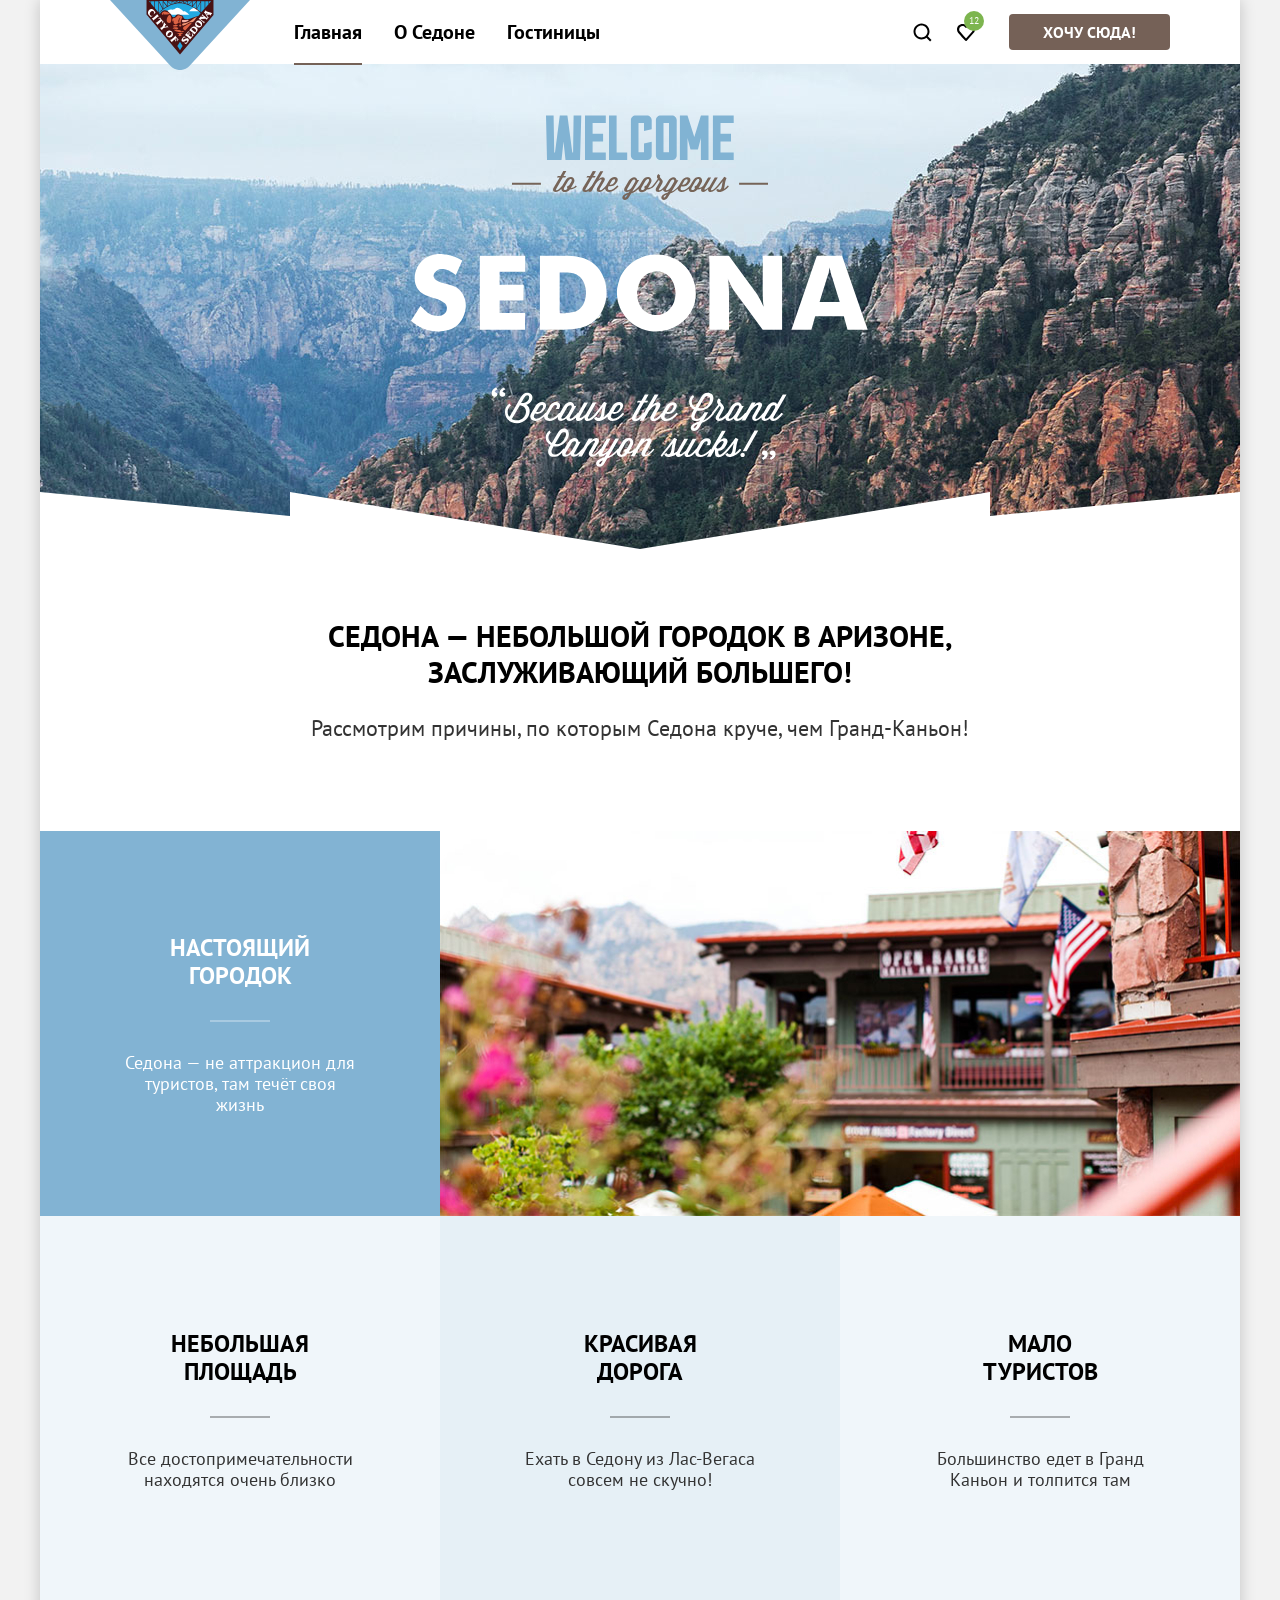
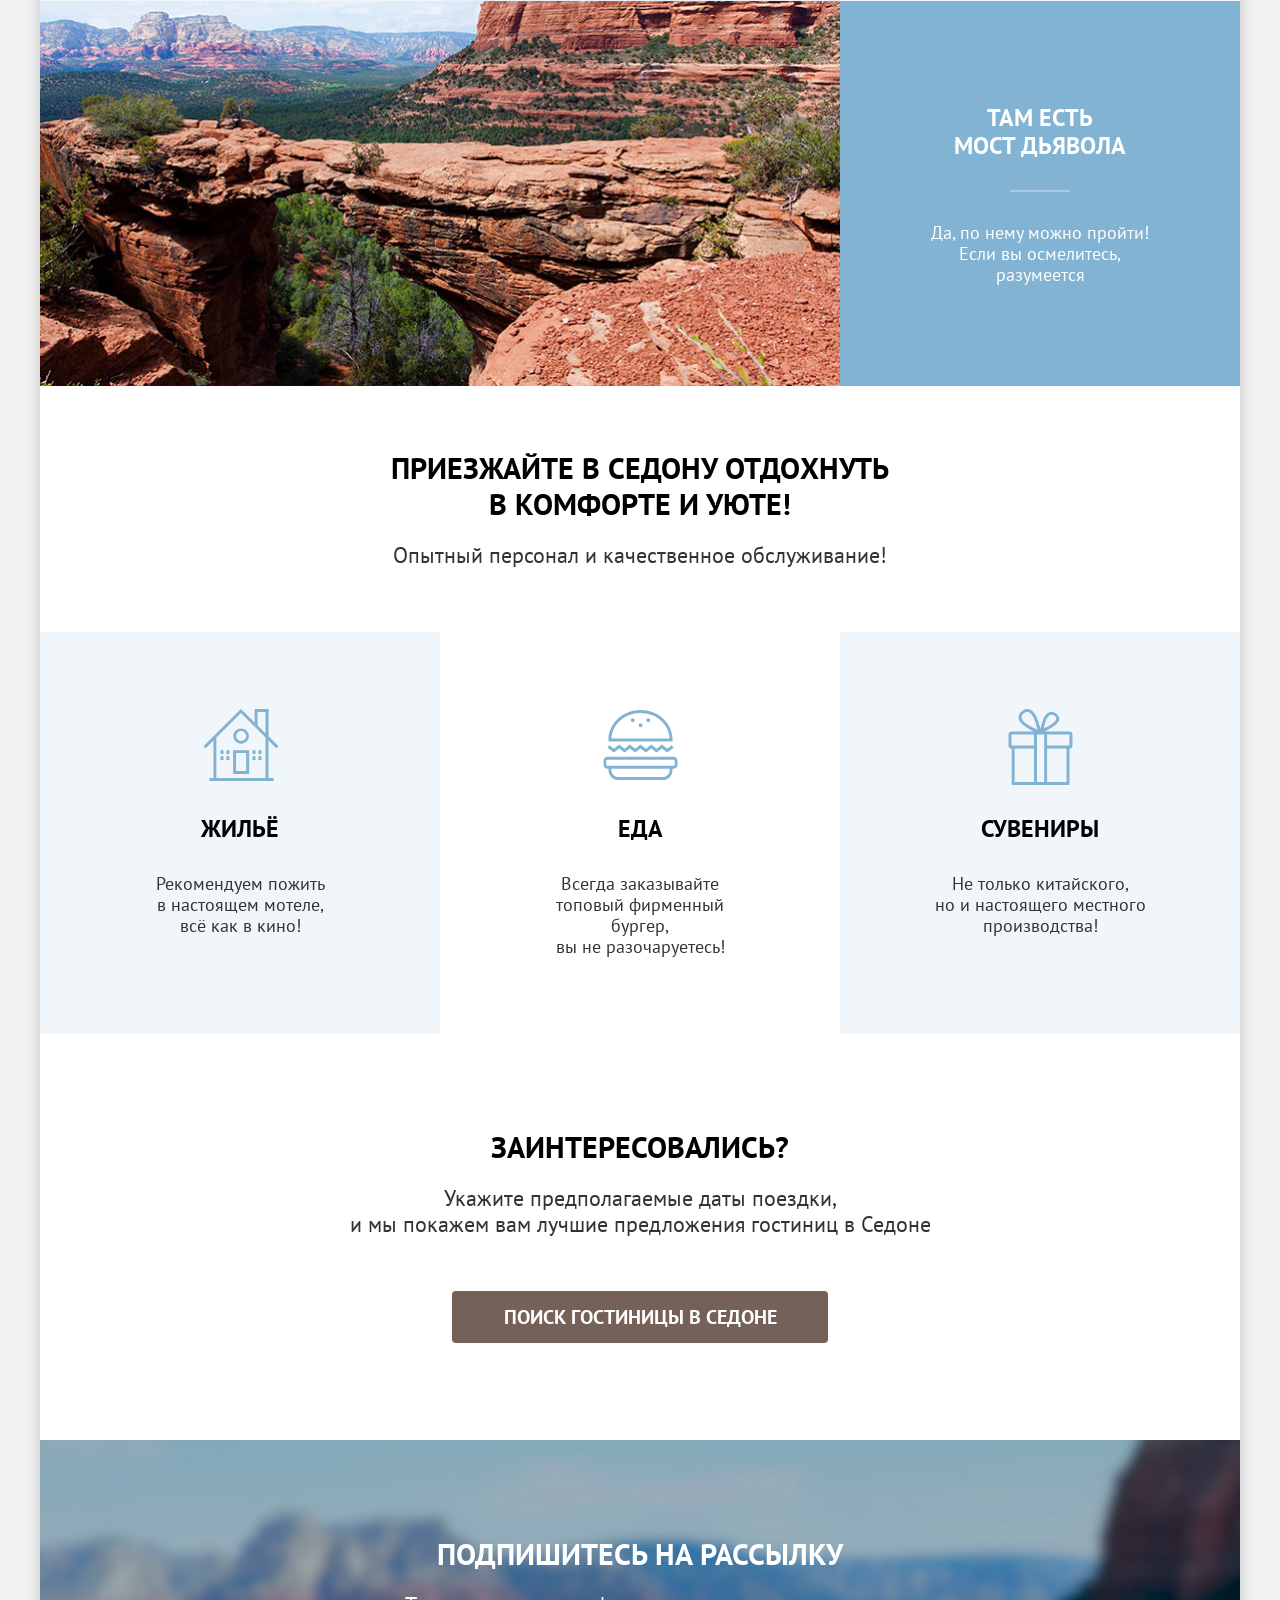
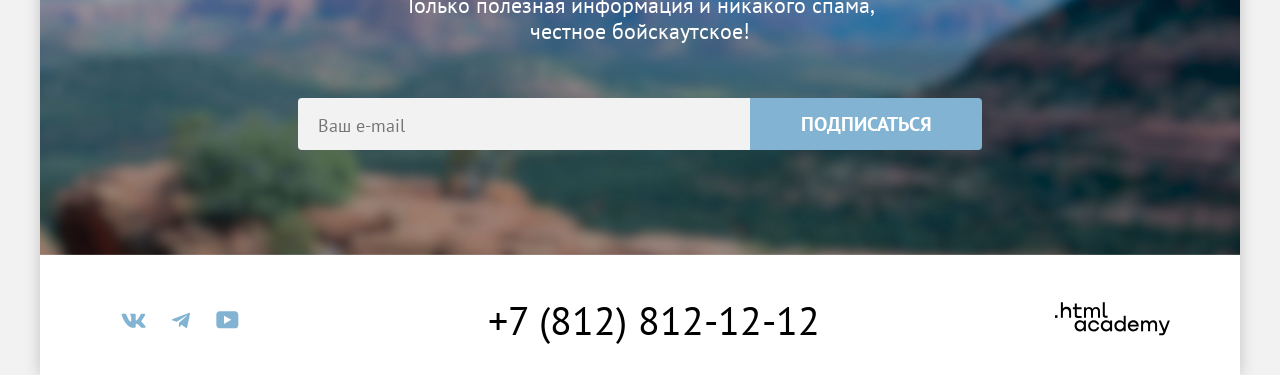
<file: index.html>
<!DOCTYPE html>
<html lang="ru">
  <head>
    <meta charset="utf-8">
    <title>HTML Academy: Седона</title>
    <link rel="stylesheet" href="styles/styles.css">
    <link rel="icon" href="favicon.ico">
  </head>
  <body>
    <div class="page-container">
      <header class="page-header" data-test="header">
      <a class="navigation-logo" href="index.html">
        <img class="page-header-logo" alt="Логотип Седоны." src="img/page-header-logo.svg" width="140" height="70">
      </a>
      <nav class="navigation">
        <ul class="navigation-list">
          <li class="navigation-item">
            <a class="navigation-link current" href="#">Главная</a>
          </li>
          <li class="navigation-item">
            <a class="navigation-link" href="#">О Седоне</a>
          </li>
          <li class="navigation-item">
            <a class="navigation-link" href="catalog.html">Гостиницы</a>
          </li>
        </ul>

        <ul class="navigation-user-list">
          <li class="navigation-user-item search">
            <a class="navigation-menu-item" href="#">
              <svg width="20" height="20" viewBox="0 0 20 20" fill="none" xmlns="http://www.w3.org/2000/svg" aria-hidden="true">
                <path d="M19.5 18.0083L15.8 14.3287C16.8 13.0359 17.5 11.3453 17.5 9.4558C17.5 5.08011 13.9 1.5 9.5 1.5C5.1 1.5 1.5 5.17956 1.5 9.55525C1.5 13.9309 5.1 17.511 9.5 17.511C11.3 17.511 13 16.9144 14.4 15.8204L18.1 19.5L19.5 18.0083ZM9.5 15.5221C6.2 15.5221 3.5 12.837 3.5 9.55525C3.5 6.27348 6.2 3.5884 9.5 3.5884C12.8 3.5884 15.5 6.27348 15.5 9.55525C15.5 12.837 12.8 15.5221 9.5 15.5221Z" fill="black"/>
              </svg>
              <span class="visually-hidden">
                Поиск
              </span>
            </a>
          </li>
          <li class="navigation-user-item">
            <a class="navigation-menu-item favorite" href="#">
              <svg width="20" height="20" viewBox="0 0 20 20" fill="none" xmlns="http://www.w3.org/2000/svg" aria-hidden="true">
                <path d="M9.9 19C9.6 19 9.3 18.9 9.1 18.6C3.7 12.5 2.4 11.1 2.1 10.7C1.4 9.8 1 8.6 1 7.4C1 4.4 3.4 2 6.5 2C7.8 2 9 2.5 10 3.3C11 2.5 12.3 2 13.5 2C16.5 2 19 4.4 19 7.4C19 8.7 18.5 9.9 17.7 10.8L10.7 18.7C10.5 18.9 10.3 19 9.9 19ZM3.9 9.5C4.2 9.9 7.4 13.5 10 16.4L16.2 9.4C16.7 8.9 16.9 8.2 16.9 7.4C16.9 5.6 15.4 4.1 13.6 4.1C12.6 4.1 11.6 4.6 10.9 5.4C10.6 5.7 10.3 5.8 10 5.8C9.7 5.8 9.4 5.6 9.2 5.4C8.5 4.6 7.5 4.1 6.5 4.1C4.7 4.1 3.2 5.6 3.2 7.4C3.1 8.3 3.5 9 3.9 9.5C3.8 9.5 3.8 9.5 3.9 9.5Z" fill="black"/>
              </svg>
              <span class="visually-hidden">
                Избранное
              </span>
              <span class="count">
                12
              </span>
            </a>
          </li>
        </ul>
        <div class="button-navigation">
        <a class="button want-this" href="#">Хочу сюда!</a>
        </div>
      </nav>
    </header>

    <main class="main-container main-index" data-test="main">
        <section class="hero" data-test="hero">
          <h1 class="visually-hidden">Седона</h1>
          <div class="bg-hero">
          <img class="logo-text" src="img/welcome.svg" alt="Welcome to the gorgeous Sedona! Because the Grand Canyon sucks!" width="458" height="352">
          </div>
        </section>

        <section class="advantages" data-test="advantages">
          <div class="first_description">
            <h2 class="caption-hero">Седона — небольшой городок в Аризоне, заслуживающий большего!</h2>
            <p class="lead-hero">Рассмотрим причины, по которым Седона круче, чем Гранд-Каньон!</p>
          </div>
          <h2 class="visually-hidden">Преимущества</h2>
          <ul class="advantages-list">
            <li class="advantages-item wide">
              <div class="adv-reason-container blue">
                <h3 class="advantages-title blue">Настоящий городок</h3>
                <p class="advantages-description">Седона — не аттракцион для туристов, там течёт своя жизнь</p>
              </div>
              <img class="advantages-img" src="img/sedona-house.jpg" alt="Вид из окна на дом Седоны" width="800" height="385">
            </li>

            <li class="advantages-item">
              <div class="adv-reason-container">
                <h3 class="advantages-title">Небольшая<br>площадь</h3>
                <p class="advantages-description">Все достопримечательности находятся очень близко</p>
              </div>
            </li>

            <li class="advantages-item">
              <div class="adv-reason-container">
                <h3 class="advantages-title">Красивая<br>дорога</h3>
                <p class="advantages-description">Ехать в Седону из Лас-Вегаса совсем не скучно!</p>
              </div>
            </li>
            <li class="advantages-item">
              <div class="adv-reason-container">
                <h3 class="advantages-title">Мало<br>туристов</h3>
                <p class="advantages-description">Большинство едет в Гранд Каньон и толпится там</p>
              </div>
            </li>

              <li class="advantages-item wide-reverse">
                <div class="adv-reason-container blue">
                  <h3 class="advantages-title blue">Там есть<br>мост дьявола</h3>
                  <p class="advantages-description">Да, по нему можно пройти! Если вы осмелитесь, разумеется</p>
                </div>
                <img class="advantages-img" src="img/devil-bridge.jpg" alt="Вид на мост дьявола" width="800" height="385">
              </li>
          </ul>
          <div class="second_description">
            <h2 class="caption-advantages">Приезжайте в Седону отдохнуть в комфорте и уюте!</h2>
            <p class="lead-advantages">Опытный персонал и качественное обслуживание!</p>
          </div>
        </section>


      <section class="comfort" data-test="service">
        <ul class="advantages-sublist">
          <li class="advantages-sublist-item">
              <svg width="77" height="72" viewBox="0 0 77 72" fill="none" xmlns="http://www.w3.org/2000/svg">
                <path d="M31.1185 65H47.1827V41.2H31.1185V65ZM34.0301 44.1H44.1707V62.1H34.0301V44.1Z" fill="#83B3D3"/>
                <path d="M74.3916 39.3L76.5 37.2L66.5602 27.3V0H52.6044V13.6L38.9498 0L1.5 37.2L3.60843 39.3L11.4398 31.5V69.1H7.42369V72H71.5803V69.1H66.4598V31.5L74.3916 39.3ZM63.5482 69.1H14.3514V28.5L38.9498 4.1L63.5482 28.5V69.1ZM63.5482 24.4L55.6165 16.5V2.9H63.5482V24.4Z" fill="#83B3D3"/>
                <path d="M31.3193 27.1C31.3193 31.4 34.8333 34.8 39.0502 34.8C43.3675 34.8 46.8815 31.3 46.8815 27.1C46.8815 22.8 43.3675 19.4 39.0502 19.4C34.8333 19.4 31.3193 22.8 31.3193 27.1ZM39.1506 22.1C41.8614 22.1 44.1707 24.3 44.1707 27C44.1707 29.7 41.9618 31.9 39.1506 31.9C36.4398 31.9 34.1305 29.7 34.1305 27C34.1305 24.3 36.3394 22.1 39.1506 22.1Z" fill="#83B3D3"/>
                <path d="M21.4799 41.2H18.4679V45.1H21.4799V41.2Z" fill="#83B3D3"/>
                <path d="M27.4036 41.2H24.3916V45.1H27.4036V41.2Z" fill="#83B3D3"/>
                <path d="M21.4799 47.2H18.4679V51.1H21.4799V47.2Z" fill="#83B3D3"/>
                <path d="M27.4036 47.2H24.3916V51.1H27.4036V47.2Z" fill="#83B3D3"/>
                <path d="M53.508 41.2H50.496V45.1H53.508V41.2Z" fill="#83B3D3"/>
                <path d="M59.4317 41.2H56.4197V45.1H59.4317V41.2Z" fill="#83B3D3"/>
                <path d="M53.508 47.2H50.496V51.1H53.508V47.2Z" fill="#83B3D3"/>
                <path d="M59.4317 47.2H56.4197V51.1H59.4317V47.2Z" fill="#83B3D3"/>
              </svg>
              <h3 class="comfort-title title-house">Жильё</h3>
              <p class="comfort-description description-house">Рекомендуем пожить<br>в настоящем мотеле,<br>всё как в кино!</p>
          </li>

          <li class="advantages-sublist-item">
              <svg width="76" height="72" viewBox="0 0 76 72" fill="none" xmlns="http://www.w3.org/2000/svg">
                <path d="M71.5757 47.7H5.6103C3.30452 47.7 1.5 49.6 1.5 52V55.5C1.5 57.9 3.40477 59.8 5.6103 59.8H6.51257V60.9C6.51257 66.4 10.8234 71 16.1367 71H60.8488C66.1621 71 70.4729 66.5 70.4729 60.9V59.8H71.3752C73.681 59.8 75.4855 57.9 75.4855 55.5V52C75.686 49.7 73.7812 47.7 71.5757 47.7ZM67.6659 60.9C67.6659 64.8 64.6583 67.9 60.949 67.9H16.1367C12.4274 67.9 9.41985 64.7 9.41985 60.9V59.8H67.6659V60.9ZM72.7787 55.5C72.7787 56.2 72.1772 56.8 71.5757 56.8H5.51005C4.80829 56.8 4.30704 56.2 4.30704 55.5V52C4.30704 51.3 4.90855 50.7 5.51005 50.7H71.4754C72.1772 50.7 72.6784 51.3 72.6784 52C72.7787 52 72.7787 55.5 72.7787 55.5Z" fill="#83B3D3"/>
                <path d="M17.1392 39.4L22.5528 43.5L27.8661 39.4L33.1794 43.5L38.4927 39.4L43.9063 43.5L49.2196 39.4L54.5329 43.5L59.9465 39.4L65.2598 43.5L71.4754 38.8L69.7711 36.3L65.2598 39.7L59.9465 35.6L54.5329 39.7L49.2196 35.6L43.9063 39.7L38.4927 35.6L33.1794 39.7L27.8661 35.6L22.5528 39.7L17.1392 35.6L11.8259 39.7L7.31458 36.3L5.6103 38.8L11.8259 43.5L17.1392 39.4Z" fill="#83B3D3"/>
                <path d="M9.52011 32.5H70.4729C70.4729 31.9 70.5732 31.3 70.5732 30.6C70.5732 30.2 70.5732 29.8 70.5732 29.4C69.8714 13.7 55.8362 1 38.593 1C21.2495 1 7.21432 13.7 6.51257 29.5C6.51257 29.9 6.51257 30.3 6.51257 30.7C6.51257 31.3 6.50815 31.9 6.6084 32.5H9.52011ZM38.593 4C54.2322 4 67.0644 15.3 67.6659 29.5H9.52011C10.1216 15.4 22.9538 4 38.593 4Z" fill="#83B3D3"/>
                <path d="M38.593 18.3C39.645 18.3 40.4978 17.4046 40.4978 16.3C40.4978 15.1954 39.645 14.3 38.593 14.3C37.541 14.3 36.6882 15.1954 36.6882 16.3C36.6882 17.4046 37.541 18.3 38.593 18.3Z" fill="#83B3D3"/>
                <path d="M30.7734 13.2C31.8254 13.2 32.6782 12.3046 32.6782 11.2C32.6782 10.0954 31.8254 9.2 30.7734 9.2C29.7214 9.2 28.8686 10.0954 28.8686 11.2C28.8686 12.3046 29.7214 13.2 30.7734 13.2Z" fill="#83B3D3"/>
                <path d="M46.3123 13.2C47.3643 13.2 48.2171 12.3046 48.2171 11.2C48.2171 10.0954 47.3643 9.2 46.3123 9.2C45.2604 9.2 44.4076 10.0954 44.4076 11.2C44.4076 12.3046 45.2604 13.2 46.3123 13.2Z" fill="#83B3D3"/>
              </svg>
              <h3 class="comfort-title title-food">Еда</h3>
              <p class="comfort-description description-food">Всегда заказывайте<br>топовый фирменный бургер,<br>вы не разочаруетесь!</p>
          </li>

          <li class="advantages-sublist-item">
              <svg width="76" height="76" viewBox="0 0 76 76" fill="none" xmlns="http://www.w3.org/2000/svg">
                <path d="M67.6 22.4625H67.5H42.8C56.6 15.5576 57.7 11.1546 57.2 8.75288C56 4.75007 51.5 1.74797 47.2 3.34909C41.6 5.45056 40.1 13.7564 38.6 19.7606C36.6 13.6563 34.8 5.95091 30.4 2.04818C29.1 0.947407 27.3 -0.253434 24.6 0.0467764C20.6 0.447057 14.8 5.45056 17.1 11.0545C19.4 16.4583 26.8 19.8607 31.7 22.5626H9.7H9.4C7.8 22.5626 6.5 23.8635 6.5 25.4646V36.7725C6.5 38.3736 7.8 39.6745 9.4 39.6745H9.7V72.9979V75.3996V76H67.5V75.4996V72.9979V39.5745H67.6C69.2 39.5745 70.5 38.2736 70.5 36.6724V25.3645C70.5 23.7634 69.2 22.4625 67.6 22.4625ZM48.9 5.85084C51 5.55063 53.9 7.15176 54.2 9.05309C54.6 11.8551 50.8 14.3568 49.1 15.4576C46.6 17.1588 44.2 18.0594 41.8 19.5604C42.7 15.8579 44.3 6.55133 48.9 5.85084ZM26 15.8579C23.8 14.3568 19.5 11.4548 19.6 8.05239C19.7 4.44986 25.3 1.44776 28.4 4.14965C32.3 7.55203 34.1 15.2574 35.5 20.7613C32.3 19.2602 29.2 17.9593 26 15.8579ZM32 72.9979H12.6V39.5745H32V72.9979ZM32 36.4723H9.5V25.4646H32V36.4723ZM42.2 36.4723V39.4744V72.9979H35V39.5745V36.5724V25.5647H42.2V36.4723ZM64.5 72.9979H45.1V39.5745H64.5V72.9979ZM67.4 36.4723H45.1V25.4646H67.4V36.4723Z" fill="#83B3D3"/>
              </svg>
              <h3 class="comfort-title title-gift">Сувениры</h3>
              <p class="comfort-description description-gift">Не только китайского,<br>но и настоящего местного<br>производства!</p>
          </li>
        </ul>
      </section>

      <section class="search" data-test="search">
        <div class="search-hotels">
          <h2>Заинтересовались?</h2>
          <p>Укажите предполагаемые даты поездки,<br>и мы покажем вам лучшие предложения гостиниц в Седоне</p>
            <a class="button button-search" href="catalog.html">Поиск гостиницы в Седоне</a>
        </div>
      </section>

      <section class="subscribe" data-test="subscribe">
        <div class="sub-news">
          <h2 class="main-sub-title">Подпишитесь на рассылку</h2>
          <p>Только полезная информация и никакого спама,<br>честное бойскаутское!</p>
        </div>
        <form class="newsletter-form" action="https://echo.htmlacademy.ru/" method="post">
            <label class="visually-hidden" for="newsletter-email">Email</label>
            <input class="subscribe-field" type="email" id="newsletter-email" name="newsletter-email" placeholder="Ваш e-mail" required>
            <button class="button subscribe-button" type="submit">Подписаться</button>
        </form>
      </section>
    </main>

    <footer class="page-footer" data-test="footer">
      <section class="footer-contacts">
        <div class="wrapper-social">
        <ul class="footer-social-list">
          <li class="footer-social-item">
            <a class="social-link" href="https://vk.com/htmlacademy">
                <svg width="25" height="15" viewBox="0 0 25 15" fill="none" xmlns="http://www.w3.org/2000/svg">
                  <path fill-rule="evenodd" clip-rule="evenodd" d="M24.1164 1.80445C24.2824 1.25845 24.1164 0.856445 23.3214 0.856445H20.6964C20.0284 0.856445 19.7204 1.20345 19.5534 1.58645C19.5534 1.58645 18.2184 4.78245 16.3274 6.85845C15.7154 7.46045 15.4374 7.65145 15.1034 7.65145C14.9364 7.65145 14.6854 7.46045 14.6854 6.91345V1.80445C14.6854 1.14845 14.5014 0.856445 13.9454 0.856445H9.81738C9.40038 0.856445 9.14938 1.16045 9.14938 1.44945C9.14938 2.07045 10.0954 2.21445 10.1924 3.96245V7.76045C10.1924 8.59345 10.0394 8.74444 9.70538 8.74444C8.81538 8.74444 6.65038 5.53345 5.36538 1.85945C5.11638 1.14445 4.86438 0.856445 4.19338 0.856445H1.56638C0.816382 0.856445 0.666382 1.20345 0.666382 1.58645C0.666382 2.26845 1.55638 5.65645 4.81138 10.1374C6.98138 13.1974 10.0364 14.8564 12.8194 14.8564C14.4884 14.8564 14.6944 14.4884 14.6944 13.8534V11.5404C14.6944 10.8034 14.8524 10.6564 15.3814 10.6564C15.7714 10.6564 16.4384 10.8484 17.9964 12.3234C19.7764 14.0724 20.0694 14.8564 21.0714 14.8564H23.6964C24.4464 14.8564 24.8224 14.4884 24.6064 13.7604C24.3684 13.0364 23.5184 11.9854 22.3914 10.7384C21.7794 10.0284 20.8614 9.26345 20.5824 8.88045C20.1934 8.38945 20.3044 8.17044 20.5824 7.73345C20.5824 7.73345 23.7824 3.30745 24.1154 1.80445H24.1164Z" fill="#83B3D3"></path>
                </svg>
            </a>
          </li>
          <li class="footer-social-item">
            <a class="social-link" href="https://t.me/htmlacademy">
              <svg width="18" height="16" viewBox="0 0 18 16" fill="none" xmlns="http://www.w3.org/2000/svg">
                <path d="M16.785 0.955705L0.840489 7.1042C-0.247661 7.54126 -0.241365 8.14828 0.640845 8.41897L4.73445 9.69597L14.2058 3.72014C14.6537 3.44766 15.0629 3.59424 14.7265 3.89281L7.05283 10.8183H7.05103L7.05283 10.8192L6.77045 15.0387C7.18413 15.0387 7.36669 14.8489 7.59871 14.625L9.58705 12.6915L13.7229 15.7464C14.4855 16.1664 15.0332 15.9506 15.2229 15.0405L17.9379 2.2453C18.2158 1.13107 17.5126 0.626562 16.785 0.955705Z" fill="#83B3D3"/>
              </svg>
            </a>
          </li>
          <li class="footer-social-item">
            <a class="social-link" href="https://www.youtube.com/user/htmlacademyru">
              <svg width="23" height="18" viewBox="0 0 23 18" fill="none" xmlns="http://www.w3.org/2000/svg">
                <path d="M18.9402 0.356445H3.50738C1.64668 0.356445 0.333252 1.9502 0.333252 3.75645V13.8502C0.333252 15.7627 1.64668 17.3564 3.50738 17.3564H19.1591C20.8009 17.3564 22.3333 15.7627 22.3333 13.9564V3.75645C22.1143 1.9502 20.8009 0.356445 18.9402 0.356445ZM7.99494 12.8939V4.81894L15.3283 8.85645L7.99494 12.8939Z" fill="#83B3D3"/>
              </svg>
            </a>
          </li>
        </ul>
        </div>
        <div class="wrapper-mobile">
        <h3 class="visually-hidden">Телефон</h3>
        <a class="contacts-phone" href="tel:+78128121212">+7 (812) 812-12-12</a>
        </div>
        <div class="wrapper-copyrights">
        <h3 class="visually-hidden">Разработчик</h3>
        <a class="button-academy" href="https://htmlacademy.ru/">
          <svg width="115" height="34" viewBox="0 0 115 34" fill="none" xmlns="http://www.w3.org/2000/svg">
            <path d="M0 13.2564V15.8564H2.5V13.2564H0Z" fill="black"/>
            <path d="M11.6 4.85645C10 4.85645 8.8 5.55645 8 6.55645H7.9V0.356445H5.9V15.8564H7.9V10.5564C7.9 8.45645 9.2 6.95645 11.2 6.95645C13 6.95645 14.1 8.35645 14.1 10.1564V15.8564H16.1V9.75644C16.2 6.75644 14.3 4.85645 11.6 4.85645Z" fill="black"/>
            <path d="M26.6 5.15645H21.8V1.45645H19.8V5.25645H17.9V7.25645H19.8V13.2564C19.8 14.9564 20.8 15.9564 22.5 15.9564H26.6V13.9564H22.9C22.2 13.9564 21.8 13.5564 21.8 12.8564V7.15645H26.6V5.15645Z" fill="black"/>
            <path d="M41.1 4.95645C39.5 4.95645 38.2 5.75644 37.6 7.05645H37.5C36.9 5.85645 35.7 4.95645 34.1 4.95645C32.7 4.95645 31.6 5.75645 31 6.75645H30.9V5.15645H29V15.7564H31V10.3564C31 8.35645 32 6.85645 33.6 6.85645C35.1 6.85645 36 7.85645 36 9.45645V15.7564H38V10.1564C38 7.75645 39.4 6.85645 40.6 6.85645C42.1 6.85645 43 7.85645 43 9.45645V15.7564H45V9.25644C45.1 6.75644 43.6 4.95645 41.1 4.95645Z" fill="black"/>
            <path d="M47.8 13.0564C47.8 14.7564 48.8 15.7564 50.6 15.7564H52.6V13.7564H50.9C50.2 13.7564 49.8 13.3564 49.8 12.6564V0.356445H47.8V13.0564Z" fill="black"/>
            <path d="M28.9 20.0564C28 18.9564 26.7 18.2564 25 18.2564C21.9 18.2564 19.6 20.5564 19.6 23.8564C19.6 27.1564 21.9 29.4564 25 29.4564C26.8 29.4564 28 28.6564 28.8 27.5564H28.9V29.1564H30.9V18.5564H28.9V20.0564ZM25.3 27.4564C23.1 27.4564 21.7 25.8564 21.7 23.8564C21.7 21.8564 23.1 20.2564 25.3 20.2564C27.5 20.2564 28.9 21.8564 28.9 23.8564C28.9 25.7564 27.5 27.4564 25.3 27.4564Z" fill="black"/>
            <path d="M44.2 22.3564C43.7 19.9564 41.6 18.2564 38.8 18.2564C35.4 18.2564 33.2 20.7564 33.2 23.8564C33.2 26.9564 35.4 29.4564 38.8 29.4564C41.6 29.4564 43.7 27.6564 44.2 25.2564H42.1C41.7 26.5564 40.4 27.5564 38.8 27.5564C36.6 27.5564 35.2 25.9564 35.2 23.9564C35.2 21.9564 36.6 20.3564 38.8 20.3564C40.4 20.3564 41.6 21.3564 42.1 22.5564H44.2V22.3564Z" fill="black"/>
            <path d="M55.1 20.0564C54.2 18.9564 52.9 18.2564 51.2 18.2564C48.1 18.2564 45.8 20.5564 45.8 23.8564C45.8 27.1564 48.1 29.4564 51.2 29.4564C53 29.4564 54.2 28.6564 55 27.5564H55.1V29.1564H57.1V18.5564H55.1V20.0564ZM51.5 27.4564C49.3 27.4564 47.9 25.8564 47.9 23.8564C47.9 21.8564 49.3 20.2564 51.5 20.2564C53.7 20.2564 55.1 21.8564 55.1 23.8564C55.1 25.7564 53.6 27.4564 51.5 27.4564Z" fill="black"/>
            <path d="M68.7 20.1564C67.8 19.0564 66.5 18.2564 64.8 18.2564C61.7 18.2564 59.4 20.5564 59.4 23.8564C59.4 27.1564 61.6 29.4564 64.8 29.4564C66.5 29.4564 67.8 28.6564 68.6 27.6564H68.7V29.1564H70.7V13.7564H68.7V20.1564ZM65.1 27.4564C62.9 27.4564 61.5 25.8564 61.5 23.8564C61.5 21.8564 62.9 20.2564 65.1 20.2564C67.3 20.2564 68.7 21.8564 68.7 23.8564C68.6 25.8564 67.2 27.4564 65.1 27.4564Z" fill="black"/>
            <path d="M78.3 18.2564C75 18.2564 72.8 20.7564 72.8 23.8564C72.8 26.8564 74.9 29.4564 78.3 29.4564C80.8 29.4564 82.8 28.1564 83.5 25.8564H81.4C80.9 26.8564 79.8 27.4564 78.4 27.4564C76.5 27.4564 75.1 26.1564 75 24.5564H83.8C84 20.9564 81.8 18.2564 78.3 18.2564ZM78.3 20.1564C80 20.1564 81.3 21.1564 81.6 22.7564H75.1C75.4 21.2564 76.6 20.1564 78.3 20.1564Z" fill="black"/>
            <path d="M98.2 18.2564C96.6 18.2564 95.3 19.0564 94.6 20.2564H94.5C93.9 19.0564 92.7 18.2564 91.1 18.2564C89.7 18.2564 88.6 18.9564 88 20.0564V18.5564H86.1V29.1564H88.1V23.7564C88.1 21.7564 89.1 20.3564 90.7 20.2564C92.2 20.2564 93.1 21.2564 93.1 22.8564V29.1564H95.1V23.5564C95.1 21.1564 96.5 20.2564 97.7 20.2564C99.2 20.2564 100.1 21.2564 100.1 22.8564V29.1564H102.1V22.6564C102.2 20.0564 100.7 18.2564 98.2 18.2564Z" fill="black"/>
            <path d="M109.4 27.3564L105.8 18.4564H103.6L108.4 30.0564C108.1 30.9564 107.7 31.2564 106.7 31.2564H104.2V33.2564H106.7C108.5 33.2564 109.5 32.4564 110.2 30.6564L114.9 18.4564H112.8L109.4 27.3564Z" fill="black"/>
          </svg>
        </a>
        </div>
      </section>
    </footer>
    </div>
  </body>
</html>
</file>
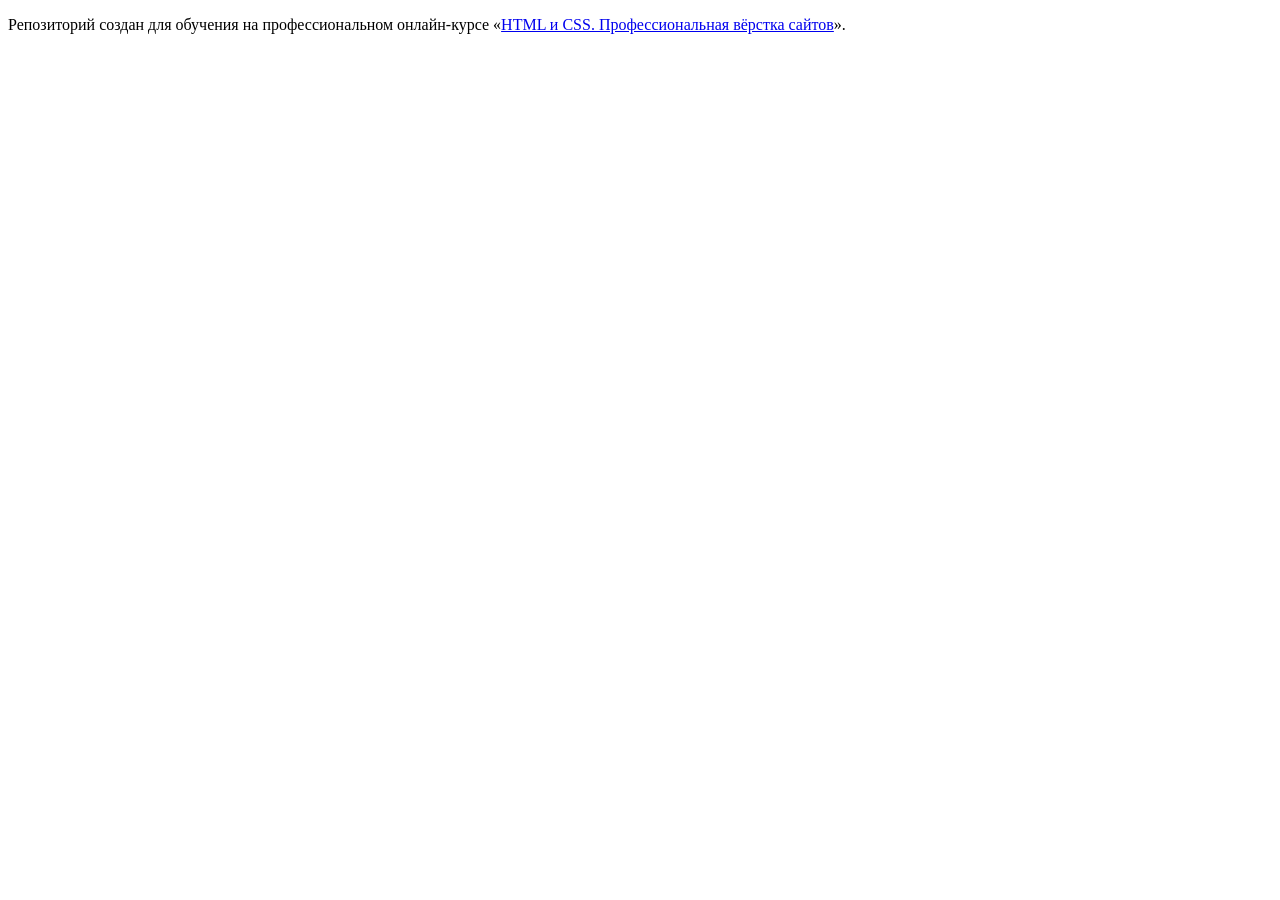
<file: 1/index.html>
<!DOCTYPE html>
<html lang="ru">
  <head>
    <meta charset="utf-8">
    <title>HTML Academy: Седона</title>
    <base href="https://htmlacademy-htmlcss.github.io/2354619-sedona-37/1/">
</head>
  <body>

    <p>Репозиторий создан для обучения на профессиональном онлайн‑курсе «<a href="https://htmlacademy.ru/intensive/htmlcss">HTML и CSS. Профессиональная вёрстка сайтов</a>».</p>

  </body>
</html>
</file>
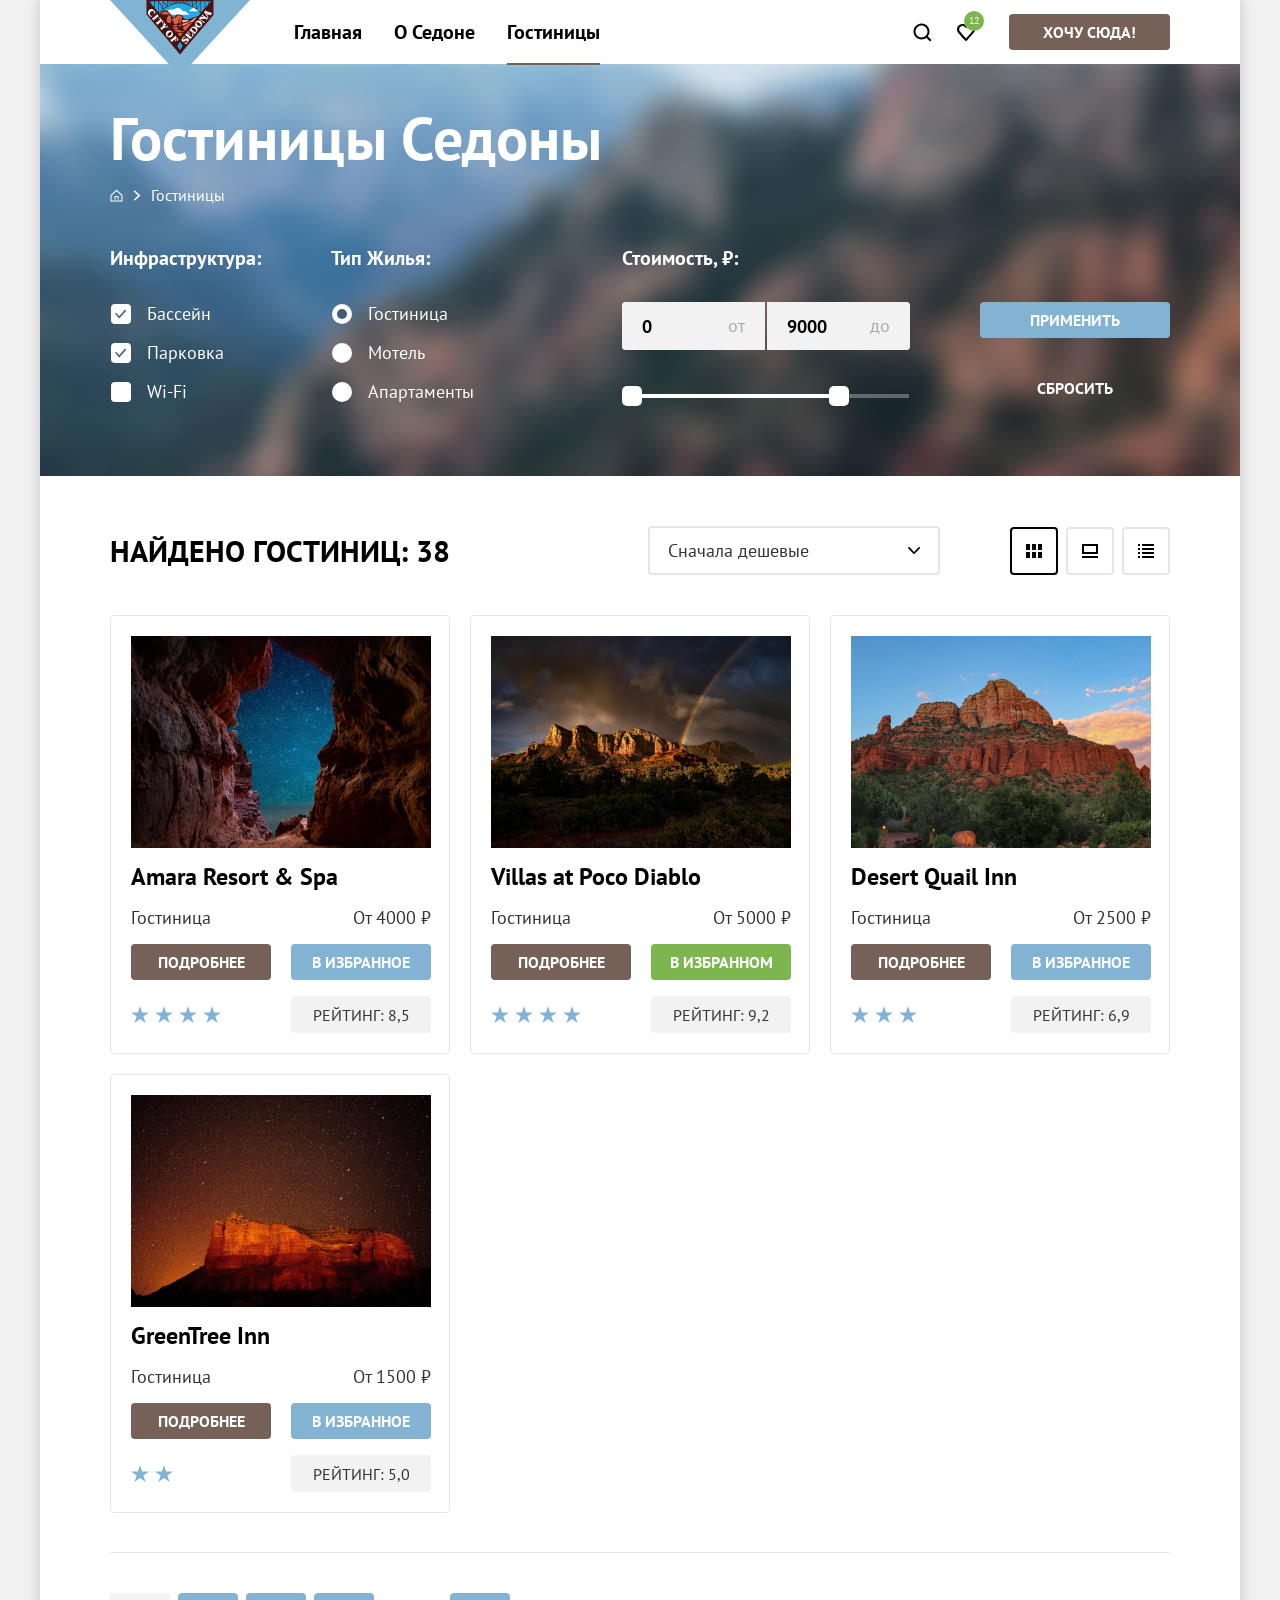
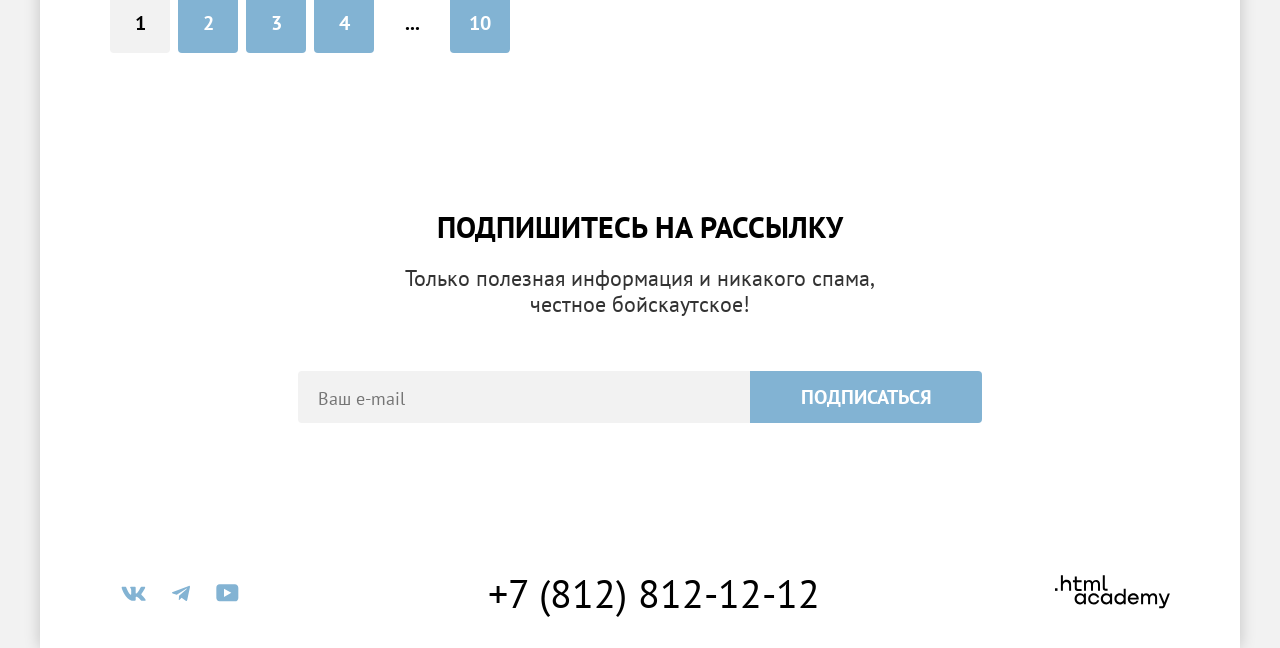
<file: catalog.html>
<!DOCTYPE html>
<html lang="ru">
  <head>
    <meta charset="utf-8">
    <title>Каталог</title>
    <link rel="stylesheet" href="styles/styles.css">
    <link rel="icon" href="favicon.ico">
  </head>
  <body>
    <div class="page-container">
    <header class="page-header" data-test="header">
      <a class="navigation-logo" href="index.html">
        <img class="page-header-logo" alt="Логотип Седоны." src="img/page-header-logo.svg" width="140" height="70">
      </a>
      <nav class="navigation">
        <ul class="navigation-list">
          <li class="navigation-item">
            <a class="navigation-link" href="index.html">Главная</a>
          </li>
          <li class="navigation-item">
            <a class="navigation-link" href="#">О Седоне</a>
          </li>
          <li class="navigation-item">
            <a class="navigation-link current" href="catalog.html">Гостиницы</a>
          </li>
        </ul>

        <ul class="navigation-user-list">
          <li class="navigation-user-item search">
            <a class="navigation-menu-item" href="#">
              <svg width="20" height="20" viewBox="0 0 20 20" fill="none" xmlns="http://www.w3.org/2000/svg" aria-hidden="true">
                <path d="M19.5 18.0083L15.8 14.3287C16.8 13.0359 17.5 11.3453 17.5 9.4558C17.5 5.08011 13.9 1.5 9.5 1.5C5.1 1.5 1.5 5.17956 1.5 9.55525C1.5 13.9309 5.1 17.511 9.5 17.511C11.3 17.511 13 16.9144 14.4 15.8204L18.1 19.5L19.5 18.0083ZM9.5 15.5221C6.2 15.5221 3.5 12.837 3.5 9.55525C3.5 6.27348 6.2 3.5884 9.5 3.5884C12.8 3.5884 15.5 6.27348 15.5 9.55525C15.5 12.837 12.8 15.5221 9.5 15.5221Z" fill="black"/>
              </svg>
              <span class="visually-hidden">
                Поиск
              </span>
            </a>
          </li>
          <li class="navigation-user-item">
            <a class="navigation-menu-item favorite" href="#">
              <svg width="20" height="20" viewBox="0 0 20 20" fill="none" xmlns="http://www.w3.org/2000/svg" aria-hidden="true">
                <path d="M9.9 19C9.6 19 9.3 18.9 9.1 18.6C3.7 12.5 2.4 11.1 2.1 10.7C1.4 9.8 1 8.6 1 7.4C1 4.4 3.4 2 6.5 2C7.8 2 9 2.5 10 3.3C11 2.5 12.3 2 13.5 2C16.5 2 19 4.4 19 7.4C19 8.7 18.5 9.9 17.7 10.8L10.7 18.7C10.5 18.9 10.3 19 9.9 19ZM3.9 9.5C4.2 9.9 7.4 13.5 10 16.4L16.2 9.4C16.7 8.9 16.9 8.2 16.9 7.4C16.9 5.6 15.4 4.1 13.6 4.1C12.6 4.1 11.6 4.6 10.9 5.4C10.6 5.7 10.3 5.8 10 5.8C9.7 5.8 9.4 5.6 9.2 5.4C8.5 4.6 7.5 4.1 6.5 4.1C4.7 4.1 3.2 5.6 3.2 7.4C3.1 8.3 3.5 9 3.9 9.5C3.8 9.5 3.8 9.5 3.9 9.5Z" fill="black"/>
              </svg>
              <span class="visually-hidden">
                Избранное
              </span>
              <span class="count">
                12
              </span>
            </a>
          </li>
        </ul>
        <div class="button-navigation">
        <a class="button want-this" href="#">Хочу сюда!</a>
        </div>
      </nav>
    </header>

    <main class="main-container main-inner" data-test="main">
      <header class="inner-header">
        <h1 class="inner-title">Гостиницы Седоны</h1>
        <ul class="breadcrumbs">
          <li class="breadcrumbs-item">
            <a class="button-home-filter" href="index.html">
              <span class="visually-hidden">Главная страница</span>
            </a>
          </li>
          <li class="breadcrumbs-item">
            <a class="breadcrumbs-link">Гостиницы</a>
          </li>
        </ul>

      <section class="catalog-inf" data-test="filter">
        <h2 class="visually-hidden">Список товаров с фильтрами</h2>
        <form class="catalog-filter" action="https://echo.htmlacademy.ru/" method="get">

        <div class="filter-1">
          <fieldset class="catalog-filter-group infrastructure">
            <legend class="catalog-filter-title">
              <h3>Инфраструктура:</h3>
            </legend>
            <ul class="catalog-filter-list first">
              <li class="catalog-filter-item">
                <label class="control">
                  <input class="visually-hidden filter-input" type="checkbox" name="pool" checked>
                  <span class="filter-mark"></span>
              Бассейн
                </label>
              </li>
              <li class="catalog-filter-item">
                <label class="control">
                  <input class="visually-hidden filter-input" type="checkbox" name="parking" checked>
                  <span class="filter-mark"></span>
              Парковка
                </label>
              </li>
              <li class="catalog-filter-item">
                <label class="control">
                  <input class="visually-hidden filter-input" type="checkbox" name="wi-fi">
                  <span class="filter-mark"></span>
              Wi-Fi
                </label>
              </li>
            </ul>
          </fieldset>

          <fieldset class="catalog-filter-group type">
            <legend class="catalog-filter-title">
              <h3>Тип жилья:</h3>
            </legend>
            <ul class="catalog-filter-list second">
              <li class="catalog-filter-item">
                <label class="control">
                  <input class="visually-hidden filter-input" type="radio" name="product-group" value="hotel" checked>
                  <span class="filter-mark"></span>
              Гостиница
                </label>
              </li>
              <li class="catalog-filter-item">
                <label class="control">
                  <input class="visually-hidden filter-input" type="radio" name="product-group" value="motel">
                  <span class="filter-mark"></span>
              Мотель
                </label>
              </li>
              <li class="catalog-filter-item">
                <label class="control">
                  <input class="visually-hidden filter-input" type="radio" name="product-group" value="apartaments">
                  <span class="filter-mark"></span>
              Апартаменты
                </label>
              </li>
            </ul>
          </fieldset>
        </div>

        <div class="filter-2">
          <fieldset class="catalog-filter-group cost">
            <legend class="catalog-filter-title">
              <h3>Стоимость, ₽:</h3>
            </legend>
            <ul class="catalog-filter-list">
              <li class="catalog-filter-item">
                  <label class="price">
                    <input class="price-zone min" type="text" name="price-min" value="0">
                    <span class="price-from zero">от</span>
                  </label>
              </li>
              <li class="catalog-filter-item">
                  <label class="price reverse">
                    <input class="price-zone max" type="text" name="price-max" value="9000">
                    <span class="price-from nine-thousand">до</span>
                  </label>
              </li>
            </ul>
            <div class="slider-wrapper">
              <div class="slider-item">
                <button class="button-slider slider-min" type="button">
                  <span class="visually-hidden">Минимальная цена</span>
                </button>
                <button class="button-slider slider-max" type="button">
                  <span class="visually-hidden">Максимальная цена</span>
                </button>
              </div>
            </div>
          </fieldset>

          <div class="buttons-filter">
            <button class="button button-sub" type="submit">Применить</button>
            <button class="button button-res" type="reset">Сбросить</button>
          </div>
        </div>
        </form>
      </section>
      </header>

        <section class="searching-results" data-test="catalog">
          <div class="hotels-searching-results">
            <h2>Найдено гостиниц: 38</h2>
            <select class="select-control" aria-label="Сортировка">
              <option value="cheap">Сначала дешевые</option>
              <option value="popular">Сначала популярное</option>
              <option value="expensive">Сначала дорогое</option>
            </select>

            <div class="sorting">
              <ul class="display-list">
                <li class="display-item">
                  <button class="button-sorting sorting-table active" type="button">
                    <span class="visually-hidden">Показать карточки таблицей</span>
                  </button>
                </li>
                <li class="display-item">
                  <button class="button-sorting sorting-description" type="button">
                    <span class="visually-hidden">Показать карточку с описанием</span>
                  </button>
                </li>
                <li class="display-item">
                  <button class="button-sorting sorting-list" type="button">
                    <span class="visually-hidden">Показать карточки списком</span>
                  </button>
                </li>
              </ul>
            </div>
          </div>

          <ul class="product-list">
            <li class="product-card">
              <a class="product-card-link" href="#">
                <img class="product-card-image" src="img/hotel-1.jpg" alt="Гостиница под открытым небом" width="300" height="212">
                <h3 class="product-card-title">Amara Resort & Spa</h3>
              </a>
              <span class="hotel-type">Гостиница</span>
              <span class="hotel-price">От 4000 ₽</span>
              <a class="button product-card-more" href="#">Подробнее</a>
              <button class="button product-card-favorites" type="button">В избранное</button>
                <div class="rating-catalog-4-star">
                  <span class="visually-hidden">4 звезды</span>
                </div>
              <span class="rating-current">Рейтинг: 8,5</span>
            </li>

            <li class="product-card">
              <a class="product-card-link" href="#">
                <img class="product-card-image" src="img/hotel-2.jpg" alt="Гостиница с видом на мост дьявола" width="300" height="212">
                <h3 class="product-card-title">Villas at Poco Diablo</h3>
              </a>
              <span class="hotel-type">Гостиница</span>
              <span class="hotel-price">От 5000 ₽</span>
              <a class="button product-card-more" href="#">Подробнее</a>
              <button class="button product-card-favorites current" type="button">В избранном</button>
                <div class="rating-catalog-4-star">
                  <span class="visually-hidden">4 звезды</span>
                </div>
              <span class="rating-current">Рейтинг: 9,2</span>
            </li>

            <li class="product-card">
              <a class="product-card-link" href="#">
                <img class="product-card-image" src="img/hotel-3.jpg" alt="Гостиница с видом на скалы" width="300" height="212">
                <h3 class="product-card-title">Desert Quail Inn</h3>
              </a>
              <span class="hotel-type">Гостиница</span>
              <span class="hotel-price">От 2500 ₽</span>
              <a class="button product-card-more" href="#">Подробнее</a>
              <button class="button product-card-favorites" type="button">В избранное</button>
                <div class="rating-catalog-3-star">
                  <span class="visually-hidden">3 звезды</span>
                </div>
              <span class="rating-current">Рейтинг: 6,9</span>
            </li>

            <li class="product-card">
              <a class="product-card-link" href="#">
                <img class="product-card-image" src="img/hotel-4.jpg" alt="Гостиница с видом на достопримечательности" width="300" height="212">
                <h3 class="product-card-title">GreenTree Inn</h3>
              </a>
              <span class="hotel-type">Гостиница</span>
              <span class="hotel-price">От 1500 ₽</span>
              <a class="button product-card-more" href="#">Подробнее</a>
              <button class="button product-card-favorites" type="button">В избранное</button>
                <div class="rating-catalog-2-star">
                  <span class="visually-hidden">2 звезды</span>
                </div>
              <span class="rating-current">Рейтинг: 5,0</span>
            </li>
          </ul>
        </section>

        <div class="catalog-pagination">
        <ul class="pagination">
          <li class="pagination-item">
            <a class="pagination-link pagination-current">1</a>
          </li>
          <li class="pagination-item">
            <a class="pagination-link" href="#">2</a>
          </li>
          <li class="pagination-item">
            <a class="pagination-link" href="#">3</a>
          </li>
          <li class="pagination-item">
            <a class="pagination-link" href="#">4</a>
          </li>
          <li class="pagination-item">
            <a class="pagination-link next" href="#">...</a>
          </li>
          <li class="pagination-item">
            <a class="pagination-link" href="#">10</a>
          </li>
        </ul>
        </div>

        <section class="subscribe catalog" data-test="subscribe">
          <div class="sub-news">
            <h2 class="catalog-sub-title">Подпишитесь на рассылку</h2>
            <p>Только полезная информация и никакого спама,<br>честное бойскаутское!</p>
          </div>
          <form class="newsletter-form" action="https://echo.htmlacademy.ru/" method="post">
              <label class="visually-hidden" for="newsletter-email">Email</label>
              <input class="subscribe-field" type="email" id="newsletter-email" name="newsletter-email" placeholder="Ваш e-mail" required>
              <button class="button subscribe-button" type="submit">Подписаться</button>
          </form>
        </section>
      </main>

      <footer class="page-footer" data-test="footer">
        <section class="footer-contacts">
          <div class="wrapper-social">
            <ul class="footer-social-list">
              <li class="footer-social-item">
                <a class="social-link" href="https://vk.com/htmlacademy">
                    <svg width="25" height="15" viewBox="0 0 25 15" fill="none" xmlns="http://www.w3.org/2000/svg">
                      <path fill-rule="evenodd" clip-rule="evenodd" d="M24.1164 1.80445C24.2824 1.25845 24.1164 0.856445 23.3214 0.856445H20.6964C20.0284 0.856445 19.7204 1.20345 19.5534 1.58645C19.5534 1.58645 18.2184 4.78245 16.3274 6.85845C15.7154 7.46045 15.4374 7.65145 15.1034 7.65145C14.9364 7.65145 14.6854 7.46045 14.6854 6.91345V1.80445C14.6854 1.14845 14.5014 0.856445 13.9454 0.856445H9.81738C9.40038 0.856445 9.14938 1.16045 9.14938 1.44945C9.14938 2.07045 10.0954 2.21445 10.1924 3.96245V7.76045C10.1924 8.59345 10.0394 8.74444 9.70538 8.74444C8.81538 8.74444 6.65038 5.53345 5.36538 1.85945C5.11638 1.14445 4.86438 0.856445 4.19338 0.856445H1.56638C0.816382 0.856445 0.666382 1.20345 0.666382 1.58645C0.666382 2.26845 1.55638 5.65645 4.81138 10.1374C6.98138 13.1974 10.0364 14.8564 12.8194 14.8564C14.4884 14.8564 14.6944 14.4884 14.6944 13.8534V11.5404C14.6944 10.8034 14.8524 10.6564 15.3814 10.6564C15.7714 10.6564 16.4384 10.8484 17.9964 12.3234C19.7764 14.0724 20.0694 14.8564 21.0714 14.8564H23.6964C24.4464 14.8564 24.8224 14.4884 24.6064 13.7604C24.3684 13.0364 23.5184 11.9854 22.3914 10.7384C21.7794 10.0284 20.8614 9.26345 20.5824 8.88045C20.1934 8.38945 20.3044 8.17044 20.5824 7.73345C20.5824 7.73345 23.7824 3.30745 24.1154 1.80445H24.1164Z" fill="#83B3D3"></path>
                    </svg>
                </a>
              </li>
              <li class="footer-social-item">
                <a class="social-link" href="https://t.me/htmlacademy">
                  <svg width="18" height="16" viewBox="0 0 18 16" fill="none" xmlns="http://www.w3.org/2000/svg">
                    <path d="M16.785 0.955705L0.840489 7.1042C-0.247661 7.54126 -0.241365 8.14828 0.640845 8.41897L4.73445 9.69597L14.2058 3.72014C14.6537 3.44766 15.0629 3.59424 14.7265 3.89281L7.05283 10.8183H7.05103L7.05283 10.8192L6.77045 15.0387C7.18413 15.0387 7.36669 14.8489 7.59871 14.625L9.58705 12.6915L13.7229 15.7464C14.4855 16.1664 15.0332 15.9506 15.2229 15.0405L17.9379 2.2453C18.2158 1.13107 17.5126 0.626562 16.785 0.955705Z" fill="#83B3D3"/>
                  </svg>
                </a>
              </li>
              <li class="footer-social-item">
                <a class="social-link" href="https://www.youtube.com/user/htmlacademyru">
                  <svg width="23" height="18" viewBox="0 0 23 18" fill="none" xmlns="http://www.w3.org/2000/svg">
                    <path d="M18.9402 0.356445H3.50738C1.64668 0.356445 0.333252 1.9502 0.333252 3.75645V13.8502C0.333252 15.7627 1.64668 17.3564 3.50738 17.3564H19.1591C20.8009 17.3564 22.3333 15.7627 22.3333 13.9564V3.75645C22.1143 1.9502 20.8009 0.356445 18.9402 0.356445ZM7.99494 12.8939V4.81894L15.3283 8.85645L7.99494 12.8939Z" fill="#83B3D3"/>
                  </svg>
                </a>
              </li>
            </ul>
          </div>
          <div class="wrapper-mobile">
            <h3 class="visually-hidden">Телефон</h3>
            <a class="contacts-phone" href="tel:+78128121212">+7 (812) 812-12-12</a>
          </div>
          <div class="wrapper-copyrights">
            <h3 class="visually-hidden">Разработчик</h3>
            <a class="button-academy" href="https://htmlacademy.ru/">
              <svg width="115" height="34" viewBox="0 0 115 34" fill="none" xmlns="http://www.w3.org/2000/svg">
                <path d="M0 13.2564V15.8564H2.5V13.2564H0Z" fill="black"/>
                <path d="M11.6 4.85645C10 4.85645 8.8 5.55645 8 6.55645H7.9V0.356445H5.9V15.8564H7.9V10.5564C7.9 8.45645 9.2 6.95645 11.2 6.95645C13 6.95645 14.1 8.35645 14.1 10.1564V15.8564H16.1V9.75644C16.2 6.75644 14.3 4.85645 11.6 4.85645Z" fill="black"/>
                <path d="M26.6 5.15645H21.8V1.45645H19.8V5.25645H17.9V7.25645H19.8V13.2564C19.8 14.9564 20.8 15.9564 22.5 15.9564H26.6V13.9564H22.9C22.2 13.9564 21.8 13.5564 21.8 12.8564V7.15645H26.6V5.15645Z" fill="black"/>
                <path d="M41.1 4.95645C39.5 4.95645 38.2 5.75644 37.6 7.05645H37.5C36.9 5.85645 35.7 4.95645 34.1 4.95645C32.7 4.95645 31.6 5.75645 31 6.75645H30.9V5.15645H29V15.7564H31V10.3564C31 8.35645 32 6.85645 33.6 6.85645C35.1 6.85645 36 7.85645 36 9.45645V15.7564H38V10.1564C38 7.75645 39.4 6.85645 40.6 6.85645C42.1 6.85645 43 7.85645 43 9.45645V15.7564H45V9.25644C45.1 6.75644 43.6 4.95645 41.1 4.95645Z" fill="black"/>
                <path d="M47.8 13.0564C47.8 14.7564 48.8 15.7564 50.6 15.7564H52.6V13.7564H50.9C50.2 13.7564 49.8 13.3564 49.8 12.6564V0.356445H47.8V13.0564Z" fill="black"/>
                <path d="M28.9 20.0564C28 18.9564 26.7 18.2564 25 18.2564C21.9 18.2564 19.6 20.5564 19.6 23.8564C19.6 27.1564 21.9 29.4564 25 29.4564C26.8 29.4564 28 28.6564 28.8 27.5564H28.9V29.1564H30.9V18.5564H28.9V20.0564ZM25.3 27.4564C23.1 27.4564 21.7 25.8564 21.7 23.8564C21.7 21.8564 23.1 20.2564 25.3 20.2564C27.5 20.2564 28.9 21.8564 28.9 23.8564C28.9 25.7564 27.5 27.4564 25.3 27.4564Z" fill="black"/>
                <path d="M44.2 22.3564C43.7 19.9564 41.6 18.2564 38.8 18.2564C35.4 18.2564 33.2 20.7564 33.2 23.8564C33.2 26.9564 35.4 29.4564 38.8 29.4564C41.6 29.4564 43.7 27.6564 44.2 25.2564H42.1C41.7 26.5564 40.4 27.5564 38.8 27.5564C36.6 27.5564 35.2 25.9564 35.2 23.9564C35.2 21.9564 36.6 20.3564 38.8 20.3564C40.4 20.3564 41.6 21.3564 42.1 22.5564H44.2V22.3564Z" fill="black"/>
                <path d="M55.1 20.0564C54.2 18.9564 52.9 18.2564 51.2 18.2564C48.1 18.2564 45.8 20.5564 45.8 23.8564C45.8 27.1564 48.1 29.4564 51.2 29.4564C53 29.4564 54.2 28.6564 55 27.5564H55.1V29.1564H57.1V18.5564H55.1V20.0564ZM51.5 27.4564C49.3 27.4564 47.9 25.8564 47.9 23.8564C47.9 21.8564 49.3 20.2564 51.5 20.2564C53.7 20.2564 55.1 21.8564 55.1 23.8564C55.1 25.7564 53.6 27.4564 51.5 27.4564Z" fill="black"/>
                <path d="M68.7 20.1564C67.8 19.0564 66.5 18.2564 64.8 18.2564C61.7 18.2564 59.4 20.5564 59.4 23.8564C59.4 27.1564 61.6 29.4564 64.8 29.4564C66.5 29.4564 67.8 28.6564 68.6 27.6564H68.7V29.1564H70.7V13.7564H68.7V20.1564ZM65.1 27.4564C62.9 27.4564 61.5 25.8564 61.5 23.8564C61.5 21.8564 62.9 20.2564 65.1 20.2564C67.3 20.2564 68.7 21.8564 68.7 23.8564C68.6 25.8564 67.2 27.4564 65.1 27.4564Z" fill="black"/>
                <path d="M78.3 18.2564C75 18.2564 72.8 20.7564 72.8 23.8564C72.8 26.8564 74.9 29.4564 78.3 29.4564C80.8 29.4564 82.8 28.1564 83.5 25.8564H81.4C80.9 26.8564 79.8 27.4564 78.4 27.4564C76.5 27.4564 75.1 26.1564 75 24.5564H83.8C84 20.9564 81.8 18.2564 78.3 18.2564ZM78.3 20.1564C80 20.1564 81.3 21.1564 81.6 22.7564H75.1C75.4 21.2564 76.6 20.1564 78.3 20.1564Z" fill="black"/>
                <path d="M98.2 18.2564C96.6 18.2564 95.3 19.0564 94.6 20.2564H94.5C93.9 19.0564 92.7 18.2564 91.1 18.2564C89.7 18.2564 88.6 18.9564 88 20.0564V18.5564H86.1V29.1564H88.1V23.7564C88.1 21.7564 89.1 20.3564 90.7 20.2564C92.2 20.2564 93.1 21.2564 93.1 22.8564V29.1564H95.1V23.5564C95.1 21.1564 96.5 20.2564 97.7 20.2564C99.2 20.2564 100.1 21.2564 100.1 22.8564V29.1564H102.1V22.6564C102.2 20.0564 100.7 18.2564 98.2 18.2564Z" fill="black"/>
                <path d="M109.4 27.3564L105.8 18.4564H103.6L108.4 30.0564C108.1 30.9564 107.7 31.2564 106.7 31.2564H104.2V33.2564H106.7C108.5 33.2564 109.5 32.4564 110.2 30.6564L114.9 18.4564H112.8L109.4 27.3564Z" fill="black"/>
              </svg>
            </a>
          </div>
        </section>
      </footer>
    </div>
  </body>
</html>
</file>
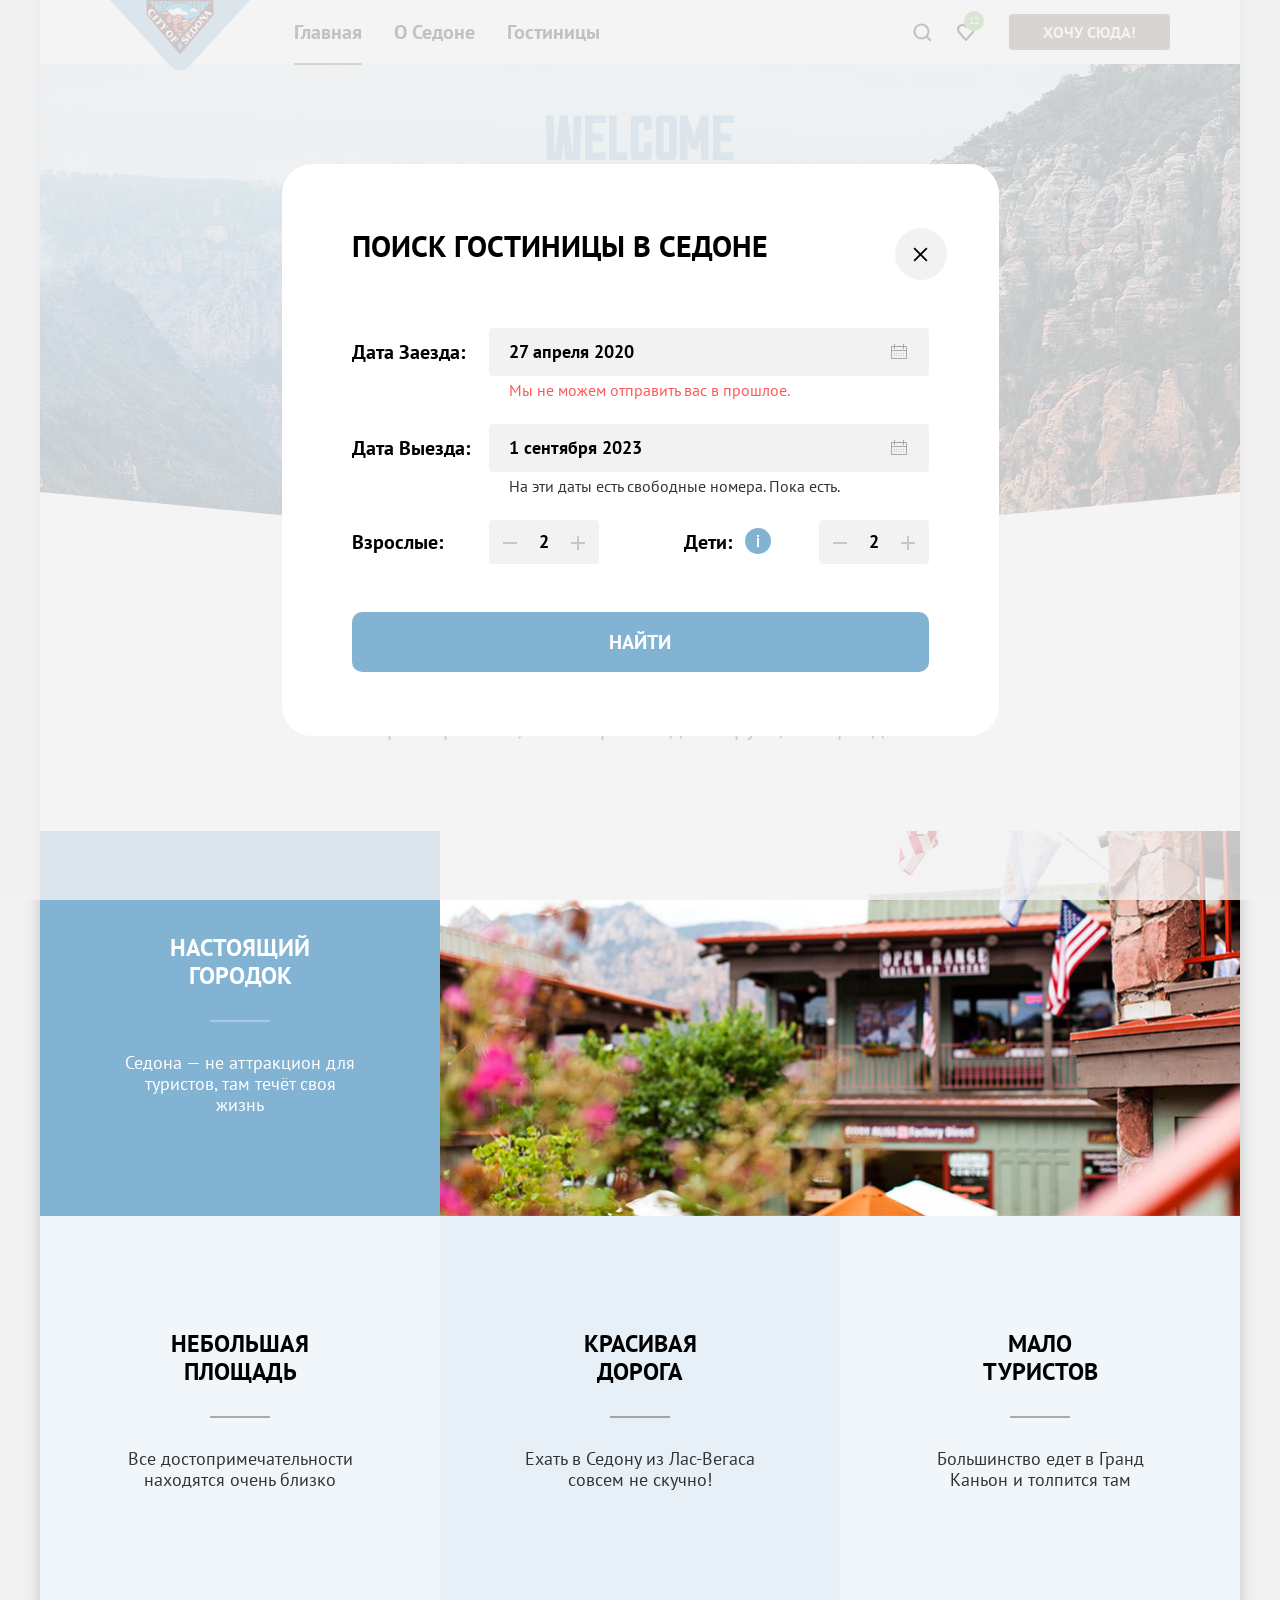
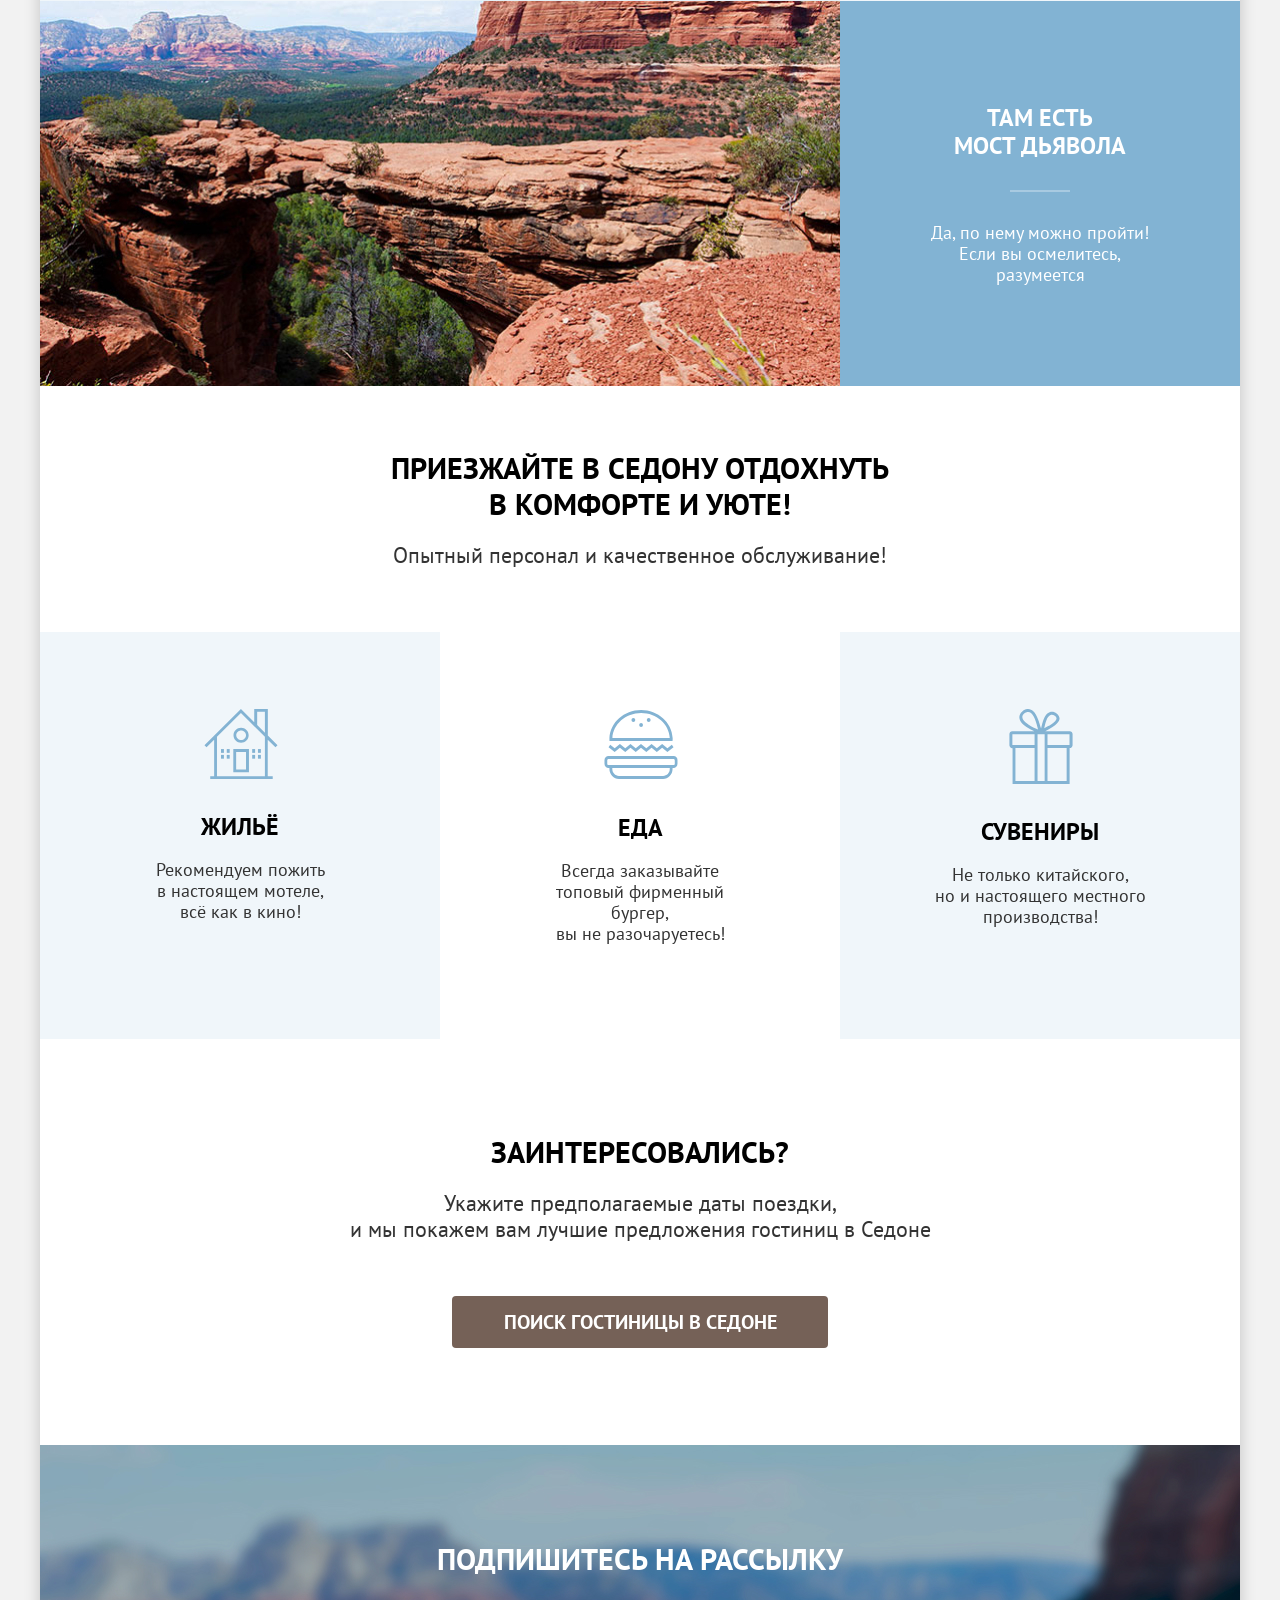
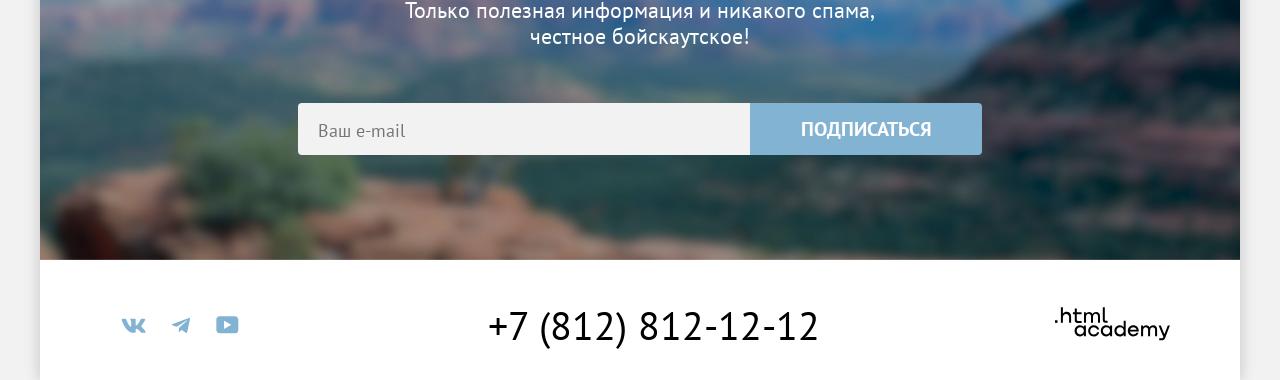
<file: modal.html>
<!DOCTYPE html>
<html lang="ru">
  <head>
    <meta charset="utf-8">
    <title>HTML Academy: Седона</title>
    <link rel="stylesheet" href="styles/styles.css">
    <link rel="icon" href="favicon.ico">
  </head>
  <body>
    <div class="page-container">
      <header class="page-header" data-test="header">
      <a class="navigation-logo" href="index.html">
        <img class="page-header-logo" alt="Логотип Седоны." src="img/page-header-logo.svg" width="140" height="70">
      </a>
      <nav class="navigation">
        <ul class="navigation-list">
          <li class="navigation-item">
            <a class="navigation-link current" href="#">Главная</a>
          </li>
          <li class="navigation-item">
            <a class="navigation-link" href="#">О Седоне</a>
          </li>
          <li class="navigation-item">
            <a class="navigation-link" href="catalog.html">Гостиницы</a>
          </li>
        </ul>

        <ul class="navigation-user-list">
          <li class="navigation-user-item search">
            <a class="navigation-menu-item" href="#">
              <svg width="20" height="20" viewBox="0 0 20 20" fill="none" xmlns="http://www.w3.org/2000/svg" aria-hidden="true">
                <path d="M19.5 18.0083L15.8 14.3287C16.8 13.0359 17.5 11.3453 17.5 9.4558C17.5 5.08011 13.9 1.5 9.5 1.5C5.1 1.5 1.5 5.17956 1.5 9.55525C1.5 13.9309 5.1 17.511 9.5 17.511C11.3 17.511 13 16.9144 14.4 15.8204L18.1 19.5L19.5 18.0083ZM9.5 15.5221C6.2 15.5221 3.5 12.837 3.5 9.55525C3.5 6.27348 6.2 3.5884 9.5 3.5884C12.8 3.5884 15.5 6.27348 15.5 9.55525C15.5 12.837 12.8 15.5221 9.5 15.5221Z" fill="black"/>
              </svg>
              <span class="visually-hidden">
                Поиск
              </span>
            </a>
          </li>
          <li class="navigation-user-item">
            <a class="navigation-menu-item favorite" href="#">
              <svg width="20" height="20" viewBox="0 0 20 20" fill="none" xmlns="http://www.w3.org/2000/svg" aria-hidden="true">
                <path d="M9.9 19C9.6 19 9.3 18.9 9.1 18.6C3.7 12.5 2.4 11.1 2.1 10.7C1.4 9.8 1 8.6 1 7.4C1 4.4 3.4 2 6.5 2C7.8 2 9 2.5 10 3.3C11 2.5 12.3 2 13.5 2C16.5 2 19 4.4 19 7.4C19 8.7 18.5 9.9 17.7 10.8L10.7 18.7C10.5 18.9 10.3 19 9.9 19ZM3.9 9.5C4.2 9.9 7.4 13.5 10 16.4L16.2 9.4C16.7 8.9 16.9 8.2 16.9 7.4C16.9 5.6 15.4 4.1 13.6 4.1C12.6 4.1 11.6 4.6 10.9 5.4C10.6 5.7 10.3 5.8 10 5.8C9.7 5.8 9.4 5.6 9.2 5.4C8.5 4.6 7.5 4.1 6.5 4.1C4.7 4.1 3.2 5.6 3.2 7.4C3.1 8.3 3.5 9 3.9 9.5C3.8 9.5 3.8 9.5 3.9 9.5Z" fill="black"/>
              </svg>
              <span class="visually-hidden">
                Избранное
              </span>
              <span class="count">
                12
              </span>
            </a>
          </li>
        </ul>
        <div class="button-navigation">
        <a class="button want-this" href="#">Хочу сюда!</a>
        </div>
      </nav>
    </header>

    <main class="main-container main-index" data-test="main">
        <section class="hero" data-test="hero">
          <h1 class="visually-hidden">Седона</h1>
          <div class="bg-hero">
          <img class="logo-text" src="img/welcome.svg" alt="Welcome to the gorgeous Sedona! Because the Grand Canyon sucks!" width="458" height="352">
          </div>
        </section>

        <section class="advantages" data-test="advantages">
          <div class="first_description">
            <h2 class="caption-hero">Седона — небольшой городок в Аризоне, заслуживающий большего!</h2>
            <p class="lead-hero">Рассмотрим причины, по которым Седона круче, чем Гранд-Каньон!</p>
          </div>
          <h2 class="visually-hidden">Преимущества</h2>
          <ul class="advantages-list">
            <li class="advantages-item wide">
              <div class="adv-reason-container blue">
                <h3 class="advantages-title blue">Настоящий городок</h3>
                <p class="advantages-description">Седона — не аттракцион для туристов, там течёт своя жизнь</p>
              </div>
              <img class="advantages-img" src="img/sedona-house.jpg" alt="Вид из окна на дом Седоны" width="800" height="385">
            </li>

            <li class="advantages-item">
              <div class="adv-reason-container">
                <h3 class="advantages-title">Небольшая<br>площадь</h3>
                <p class="advantages-description">Все достопримечательности находятся очень близко</p>
              </div>
            </li>

            <li class="advantages-item">
              <div class="adv-reason-container">
                <h3 class="advantages-title">Красивая<br>дорога</h3>
                <p class="advantages-description">Ехать в Седону из Лас-Вегаса совсем не скучно!</p>
              </div>
            </li>
            <li class="advantages-item">
              <div class="adv-reason-container">
                <h3 class="advantages-title">Мало<br>туристов</h3>
                <p class="advantages-description">Большинство едет в Гранд Каньон и толпится там</p>
              </div>
            </li>

              <li class="advantages-item wide-reverse">
                <div class="adv-reason-container blue">
                  <h3 class="advantages-title blue">Там есть<br>мост дьявола</h3>
                  <p class="advantages-description">Да, по нему можно пройти! Если вы осмелитесь, разумеется</p>
                </div>
                <img class="advantages-img" src="img/devil-bridge.jpg" alt="Вид на мост дьявола" width="800" height="385">
              </li>
          </ul>
          <div class="second_description">
            <h2 class="caption-advantages">Приезжайте в Седону отдохнуть в комфорте и уюте!</h2>
            <p class="lead-advantages">Опытный персонал и качественное обслуживание!</p>
          </div>
        </section>


      <section class="comfort" data-test="service">
        <ul class="advantages-sublist">
          <li class="advantages-sublist-item">
            <div class="comfort-item first">
              <img class="house-vector" src="img/house-vector.svg" width="75" height="72" alt="">
              <h3 class="comfort-title">Жильё</h3>
              <p class="advantages-description">Рекомендуем пожить<br>в настоящем мотеле,<br>всё как в кино!</p>
            </div>
          </li>

          <li class="advantages-sublist-item">
            <div class="comfort-item second">
              <img class="food-vector" src="img/food-vector.svg" width="75" height="72" alt="">
              <h3 class="comfort-title">Еда</h3>
              <p class="advantages-description">Всегда заказывайте<br>топовый фирменный бургер,<br>вы не разочаруетесь!</p>
            </div>
          </li>

          <li class="advantages-sublist-item">
            <div class="comfort-item third">
              <img class="gift-vector" src="img/gift-vector.svg" width="75" height="72" alt="">
              <h3 class="comfort-title">Сувениры</h3>
              <p class="advantages-description">Не только китайского,<br>но и настоящего местного<br>производства!</p>
            </div>
          </li>
        </ul>
      </section>

      <section class="search" data-test="search">
        <div class="search-hotels">
          <h2>Заинтересовались?</h2>
          <p>Укажите предполагаемые даты поездки,<br>и мы покажем вам лучшие предложения гостиниц в Седоне</p>
            <a class="button button-search" href="catalog.html">Поиск гостиницы в Седоне</a>
        </div>
      </section>

      <section class="subscribe" data-test="subscribe">
        <div class="sub-news">
          <h2>Подпишитесь на рассылку</h2>
          <p>Только полезная информация и никакого спама,<br>честное бойскаутское!</p>
        </div>
        <form class="newsletter-form" action="https://echo.htmlacademy.ru/" method="post">
            <label class="visually-hidden" for="newsletter-email">Email</label>
            <input class="subscribe-field" type="email" id="newsletter-email" name="newsletter-email" placeholder="Ваш e-mail" required>
            <button class="button subscribe-button" type="submit">Подписаться</button>
        </form>
      </section>
    </main>

    <footer class="page-footer" data-test="footer">
      <section class="footer-contacts">
        <div class="wrapper-social">
        <ul class="footer-social-list">
          <li class="footer-social-item">
            <a class="social-link" href="https://vk.com/htmlacademy">
                <svg width="25" height="15" viewBox="0 0 25 15" fill="none" xmlns="http://www.w3.org/2000/svg">
                  <path fill-rule="evenodd" clip-rule="evenodd" d="M24.1164 1.80445C24.2824 1.25845 24.1164 0.856445 23.3214 0.856445H20.6964C20.0284 0.856445 19.7204 1.20345 19.5534 1.58645C19.5534 1.58645 18.2184 4.78245 16.3274 6.85845C15.7154 7.46045 15.4374 7.65145 15.1034 7.65145C14.9364 7.65145 14.6854 7.46045 14.6854 6.91345V1.80445C14.6854 1.14845 14.5014 0.856445 13.9454 0.856445H9.81738C9.40038 0.856445 9.14938 1.16045 9.14938 1.44945C9.14938 2.07045 10.0954 2.21445 10.1924 3.96245V7.76045C10.1924 8.59345 10.0394 8.74444 9.70538 8.74444C8.81538 8.74444 6.65038 5.53345 5.36538 1.85945C5.11638 1.14445 4.86438 0.856445 4.19338 0.856445H1.56638C0.816382 0.856445 0.666382 1.20345 0.666382 1.58645C0.666382 2.26845 1.55638 5.65645 4.81138 10.1374C6.98138 13.1974 10.0364 14.8564 12.8194 14.8564C14.4884 14.8564 14.6944 14.4884 14.6944 13.8534V11.5404C14.6944 10.8034 14.8524 10.6564 15.3814 10.6564C15.7714 10.6564 16.4384 10.8484 17.9964 12.3234C19.7764 14.0724 20.0694 14.8564 21.0714 14.8564H23.6964C24.4464 14.8564 24.8224 14.4884 24.6064 13.7604C24.3684 13.0364 23.5184 11.9854 22.3914 10.7384C21.7794 10.0284 20.8614 9.26345 20.5824 8.88045C20.1934 8.38945 20.3044 8.17044 20.5824 7.73345C20.5824 7.73345 23.7824 3.30745 24.1154 1.80445H24.1164Z" fill="#83B3D3"></path>
                </svg>
            </a>
          </li>
          <li class="footer-social-item">
            <a class="social-link" href="https://t.me/htmlacademy">
              <svg width="18" height="16" viewBox="0 0 18 16" fill="none" xmlns="http://www.w3.org/2000/svg">
                <path d="M16.785 0.955705L0.840489 7.1042C-0.247661 7.54126 -0.241365 8.14828 0.640845 8.41897L4.73445 9.69597L14.2058 3.72014C14.6537 3.44766 15.0629 3.59424 14.7265 3.89281L7.05283 10.8183H7.05103L7.05283 10.8192L6.77045 15.0387C7.18413 15.0387 7.36669 14.8489 7.59871 14.625L9.58705 12.6915L13.7229 15.7464C14.4855 16.1664 15.0332 15.9506 15.2229 15.0405L17.9379 2.2453C18.2158 1.13107 17.5126 0.626562 16.785 0.955705Z" fill="#83B3D3"/>
              </svg>
            </a>
          </li>
          <li class="footer-social-item">
            <a class="social-link" href="https://www.youtube.com/user/htmlacademyru">
              <svg width="23" height="18" viewBox="0 0 23 18" fill="none" xmlns="http://www.w3.org/2000/svg">
                <path d="M18.9402 0.356445H3.50738C1.64668 0.356445 0.333252 1.9502 0.333252 3.75645V13.8502C0.333252 15.7627 1.64668 17.3564 3.50738 17.3564H19.1591C20.8009 17.3564 22.3333 15.7627 22.3333 13.9564V3.75645C22.1143 1.9502 20.8009 0.356445 18.9402 0.356445ZM7.99494 12.8939V4.81894L15.3283 8.85645L7.99494 12.8939Z" fill="#83B3D3"/>
              </svg>
            </a>
          </li>
        </ul>
        </div>
        <div class="wrapper-mobile">
        <h3 class="visually-hidden">Телефон</h3>
        <a class="contacts-phone" href="tel:+78128121212">+7 (812) 812-12-12</a>
        </div>
        <div class="wrapper-copyrights">
        <h3 class="visually-hidden">Разработчик</h3>
        <a class="button-academy" href="https://htmlacademy.ru/">
          <svg width="115" height="34" viewBox="0 0 115 34" fill="none" xmlns="http://www.w3.org/2000/svg">
            <path d="M0 13.2564V15.8564H2.5V13.2564H0Z" fill="black"/>
            <path d="M11.6 4.85645C10 4.85645 8.8 5.55645 8 6.55645H7.9V0.356445H5.9V15.8564H7.9V10.5564C7.9 8.45645 9.2 6.95645 11.2 6.95645C13 6.95645 14.1 8.35645 14.1 10.1564V15.8564H16.1V9.75644C16.2 6.75644 14.3 4.85645 11.6 4.85645Z" fill="black"/>
            <path d="M26.6 5.15645H21.8V1.45645H19.8V5.25645H17.9V7.25645H19.8V13.2564C19.8 14.9564 20.8 15.9564 22.5 15.9564H26.6V13.9564H22.9C22.2 13.9564 21.8 13.5564 21.8 12.8564V7.15645H26.6V5.15645Z" fill="black"/>
            <path d="M41.1 4.95645C39.5 4.95645 38.2 5.75644 37.6 7.05645H37.5C36.9 5.85645 35.7 4.95645 34.1 4.95645C32.7 4.95645 31.6 5.75645 31 6.75645H30.9V5.15645H29V15.7564H31V10.3564C31 8.35645 32 6.85645 33.6 6.85645C35.1 6.85645 36 7.85645 36 9.45645V15.7564H38V10.1564C38 7.75645 39.4 6.85645 40.6 6.85645C42.1 6.85645 43 7.85645 43 9.45645V15.7564H45V9.25644C45.1 6.75644 43.6 4.95645 41.1 4.95645Z" fill="black"/>
            <path d="M47.8 13.0564C47.8 14.7564 48.8 15.7564 50.6 15.7564H52.6V13.7564H50.9C50.2 13.7564 49.8 13.3564 49.8 12.6564V0.356445H47.8V13.0564Z" fill="black"/>
            <path d="M28.9 20.0564C28 18.9564 26.7 18.2564 25 18.2564C21.9 18.2564 19.6 20.5564 19.6 23.8564C19.6 27.1564 21.9 29.4564 25 29.4564C26.8 29.4564 28 28.6564 28.8 27.5564H28.9V29.1564H30.9V18.5564H28.9V20.0564ZM25.3 27.4564C23.1 27.4564 21.7 25.8564 21.7 23.8564C21.7 21.8564 23.1 20.2564 25.3 20.2564C27.5 20.2564 28.9 21.8564 28.9 23.8564C28.9 25.7564 27.5 27.4564 25.3 27.4564Z" fill="black"/>
            <path d="M44.2 22.3564C43.7 19.9564 41.6 18.2564 38.8 18.2564C35.4 18.2564 33.2 20.7564 33.2 23.8564C33.2 26.9564 35.4 29.4564 38.8 29.4564C41.6 29.4564 43.7 27.6564 44.2 25.2564H42.1C41.7 26.5564 40.4 27.5564 38.8 27.5564C36.6 27.5564 35.2 25.9564 35.2 23.9564C35.2 21.9564 36.6 20.3564 38.8 20.3564C40.4 20.3564 41.6 21.3564 42.1 22.5564H44.2V22.3564Z" fill="black"/>
            <path d="M55.1 20.0564C54.2 18.9564 52.9 18.2564 51.2 18.2564C48.1 18.2564 45.8 20.5564 45.8 23.8564C45.8 27.1564 48.1 29.4564 51.2 29.4564C53 29.4564 54.2 28.6564 55 27.5564H55.1V29.1564H57.1V18.5564H55.1V20.0564ZM51.5 27.4564C49.3 27.4564 47.9 25.8564 47.9 23.8564C47.9 21.8564 49.3 20.2564 51.5 20.2564C53.7 20.2564 55.1 21.8564 55.1 23.8564C55.1 25.7564 53.6 27.4564 51.5 27.4564Z" fill="black"/>
            <path d="M68.7 20.1564C67.8 19.0564 66.5 18.2564 64.8 18.2564C61.7 18.2564 59.4 20.5564 59.4 23.8564C59.4 27.1564 61.6 29.4564 64.8 29.4564C66.5 29.4564 67.8 28.6564 68.6 27.6564H68.7V29.1564H70.7V13.7564H68.7V20.1564ZM65.1 27.4564C62.9 27.4564 61.5 25.8564 61.5 23.8564C61.5 21.8564 62.9 20.2564 65.1 20.2564C67.3 20.2564 68.7 21.8564 68.7 23.8564C68.6 25.8564 67.2 27.4564 65.1 27.4564Z" fill="black"/>
            <path d="M78.3 18.2564C75 18.2564 72.8 20.7564 72.8 23.8564C72.8 26.8564 74.9 29.4564 78.3 29.4564C80.8 29.4564 82.8 28.1564 83.5 25.8564H81.4C80.9 26.8564 79.8 27.4564 78.4 27.4564C76.5 27.4564 75.1 26.1564 75 24.5564H83.8C84 20.9564 81.8 18.2564 78.3 18.2564ZM78.3 20.1564C80 20.1564 81.3 21.1564 81.6 22.7564H75.1C75.4 21.2564 76.6 20.1564 78.3 20.1564Z" fill="black"/>
            <path d="M98.2 18.2564C96.6 18.2564 95.3 19.0564 94.6 20.2564H94.5C93.9 19.0564 92.7 18.2564 91.1 18.2564C89.7 18.2564 88.6 18.9564 88 20.0564V18.5564H86.1V29.1564H88.1V23.7564C88.1 21.7564 89.1 20.3564 90.7 20.2564C92.2 20.2564 93.1 21.2564 93.1 22.8564V29.1564H95.1V23.5564C95.1 21.1564 96.5 20.2564 97.7 20.2564C99.2 20.2564 100.1 21.2564 100.1 22.8564V29.1564H102.1V22.6564C102.2 20.0564 100.7 18.2564 98.2 18.2564Z" fill="black"/>
            <path d="M109.4 27.3564L105.8 18.4564H103.6L108.4 30.0564C108.1 30.9564 107.7 31.2564 106.7 31.2564H104.2V33.2564H106.7C108.5 33.2564 109.5 32.4564 110.2 30.6564L114.9 18.4564H112.8L109.4 27.3564Z" fill="black"/>
            </svg>
        </a>
        </div>
      </section>
    </footer>
    </div>

    <div class="modal-container">
      <div class="modal modal-auth" data-test="modal">
        <button class="button-modal-close" type="button">
          <span class="modal-icon-close"></span>
          <span class="visually-hidden">Закрыть окно</span>
        </button>

        <section class="modal-content">
          <h2 class="modal-title">Поиск гостиницы в Седоне</h2>
          <form class="modal-booking" action="https://echo.htmlacademy.ru/" method="post">

            <div class="modal-arrival">
              <label class="hotel-booking" for="date-arrival">Дата заезда:</label>
              <input class="input-date" type="text" id="date-arrival" name="date-arrival" placeholder="Укажите дату" value="27 апреля 2020" required>
              <span class="modal-message error">Мы не можем отправить вас в прошлое.</span>
            </div>

            <div class="modal-departure">
              <label class="hotel-booking" for="date-departure">Дата выезда:</label>
              <input class="input-date" type="text" id="date-departure" name="date-departure" placeholder="Укажите дату" value="1 сентября 2023" required>
              <span class="modal-message accept">На эти даты есть свободные номера. Пока есть.</span>
            </div>

            <div class="modal-tourists-container">
              <div class="adults-number">
                <label class="hotel-booking" for="adults">Взрослые:</label>
                <div class="button-container">
                  <button class="button-quantity less-button" type="button">
                    <svg width="20" height="20" viewBox="0 0 20 20" fill="none" xmlns="http://www.w3.org/2000/svg">
                      <path d="M3 9V11H17V9H3Z" fill="#756157" fill-opacity="0.3"/>
                    </svg>
                    <span class="visually-hidden">Уменьшить количество взрослых</span>
                  </button>
                  <input class="person-quanity" type="text" id="adults" name="adults" value="2" required>
                  <button class="button-quantity more-button" type="button">
                    <svg width="20" height="20" viewBox="0 0 20 20" fill="none" xmlns="http://www.w3.org/2000/svg">
                      <path d="M17 9H11V3H9V9H3V11H9V17H11V11H17V9Z" fill="#756157" fill-opacity="0.3"/>
                    </svg>
                    <span class="visually-hidden">Увеличить количество взрослых</span>
                  </button>
                </div>
              </div>

                <div class="children-number">
                  <label class="hotel-booking" for="children">Дети:</label>
                  <span class="modal-tooltip">
                    <button class="modal-tooltip-button" type="button">
                      <svg width="26" height="26" viewBox="0 0 26 26" fill="none" xmlns="http://www.w3.org/2000/svg">
                        <circle cx="13" cy="13" r="13" fill="#83B3D3"/>
                        <path fill-rule="evenodd" clip-rule="evenodd" d="M12 7H14V9H12V7ZM14 19H12V10H14V19Z" fill="white"/>
                      </svg>
                      <span class="visually-hidden">Информация</span>
                    </button>
                    <span class="tooltip-info-window" role="tooltip">Укажите количество детей, которые будут с вами, возраст которых от 6 до 18 лет. Дети до 6 лет размещаются бесплатно.</span>
                  </span>

                  <div class="button-container">
                    <button class="button-quantity less-button" type="button">
                      <svg width="20" height="20" viewBox="0 0 20 20" fill="none" xmlns="http://www.w3.org/2000/svg">
                        <path d="M3 9V11H17V9H3Z" fill="#756157" fill-opacity="0.3"/>
                      </svg>
                      <span class="visually-hidden">Уменьшить количество детей</span>
                    </button>
                    <input class="person-quanity" type="text" id="children" name="children" value="2" required>
                    <button class="button-quantity more-button" type="button">
                      <svg width="20" height="20" viewBox="0 0 20 20" fill="none" xmlns="http://www.w3.org/2000/svg">
                        <path d="M17 9H11V3H9V9H3V11H9V17H11V11H17V9Z" fill="#756157" fill-opacity="0.3"/>
                      </svg>
                      <span class="visually-hidden">Увеличить количество детей</span>
                    </button>
                  </div>
                </div>
              </div>
              <button class="button modal-seach-button" type="submit">Найти</button>
          </form>
        </section>
      </div>
    </div>
</body>
</html>
</file>
<file: styles/styles.css>
@font-face {
  font-family: "PT Sans";
  font-style: normal;
  font-weight: 400;
  src: url("../fonts/ptsans-400.woff2") format("woff2");
  font-display: swap;
}

@font-face {
  font-family: "PT Sans";
  font-style: normal;
  font-weight: 700;
  src: url("../fonts/ptsans-700.woff2") format("woff2");
  font-display: swap;
}

*,
*:before,
*:after {
  box-sizing: border-box;
}

html,
body {
  height: 100%;
}

body {
  display: flex;
  flex-direction: column;
  font-family: "pt sans", arial, sans-serif;
  min-height: 100%;
  font-size: 18px;
  line-height: 21px;
  background-color: #f2f2f2;
  color: #333333;
  min-width: 1200px;
  margin: 0;
  overflow-wrap: anywhere;
}

.button {
  font-family: inherit;
  font-weight: 700;
  font-size: 16px;
  line-height: 20px;
  text-align: center;
  color: #ffffff;
  text-decoration: none;
  text-transform: uppercase;
  background-color: #82b3d3;
  border: 0;
  border-radius: 4px;
  padding: 8px 26px;
  cursor: pointer;
}

.button:hover,
.button:focus {
  background: #68a2ca;
}

.button:active {
  color: rgba(255, 255, 255, 0.3);
}

.button:disabled {
  color: #ffffff;
  background: #e5e5e5;
}

.visually-hidden {
  position: absolute;
  width: 1px;
  height: 1px;
  margin: -1px;
  border: 0;
  padding: 0;
  overflow: hidden;
  clip: rect(0 0 0 0);
}

img {
  max-width: 100%;
  height: auto;
}

/* начало навигации */
.page-container {
  width: 1200px;
  margin: 0 auto;
  display: flex;
  flex-direction: column;
  background-color: #ffffff;
  box-shadow: 0 0 15px rgba(0, 0, 0, 0.2);
}

.page-header {
  display: flex;
  padding: 0 70px;
  font-weight: 700;
  font-size: 20px;
  line-height: 24px;
}

.page-header-logo {
  width: 140px;
  height: 70px;
  object-fit: contain;
}

.navigation-logo {
  position: absolute;
  margin-right: 30px;
}

.navigation-logo:hover,
.navigation-logo:focus {
  opacity: 0.6;
}

.navigation-logo:active {
  opacity: 0.3;
}

.navigation {
  display: grid;
  grid-template-columns: 65% 1fr 182px;
  margin-left: 168px;
  width: 950px;
}

.navigation-list {
  display: flex;
  flex-wrap: wrap;
  list-style: none;
  margin: 0;
  padding: 0;
  min-width: 345px;
}

.navigation-item {
  padding: 20px 16px;
  position: relative;
}

.navigation-link {
  color: #000000;
  text-decoration: none;
  text-align: center;
  margin: 0;
}

.navigation-link:hover,
.navigation-link:focus {
  color: #756157;
}

.navigation-link:active {
  color: rgba(117, 97, 87, 0.3);
}

.navigation-link.current::before {
  content: "";
  background-color: #756257;
  position: absolute;
  left: 16px;
  right: 16px;
  bottom: -1px;
  height: 2px;
}

.navigation-user-list {
  display: flex;
  flex-wrap: wrap;
  align-items: center;
  justify-content: end;
  list-style: none;
  margin: 0;
  padding: 0;
}

.navigation-user-item {
  height: 64px;
  position: relative;
  display: flex;
  align-items: center;
  padding: 22px 12px;
}

.navigation-menu-item {
  display: flex;
  justify-content: center;
  align-items: center;
}

.navigation-menu-item:hover,
.navigation-menu-item:focus {
  opacity: 0.6;
}

.navigation-menu-item:active {
  opacity: 0.3;
}

.want-this {
  font-size: 16px;
  line-height: 20px;
  text-transform: uppercase;
  color: #ffffff;
  background-color: #756157;
  padding: 8px 34px;
  display: flex;
  min-width: 160px;
  margin: 2px -21px 2px 0;
}

.want-this:hover,
.want-this:focus {
  background: #615048;
}

.want-this:active {
  color: rgba(255, 255, 255, 0.3);
  background: #756157;
}

.want-this:disabled {
  color: #ffffff;
  background: #e5e5e5;
}

.count {
  font-size: 10px;
  line-height: 10px;
  color: #ffffff;
  background-color: #7db54f;
  position: absolute;
  left: 20px;
  top: 11px;
  box-sizing: border-box;
  padding: 5px;
  border-radius: 500px;
  max-width: 45px;
  min-height: 20px;
  justify-content: center;
  font-weight: 400;
  white-space: nowrap;
  overflow: hidden;
  text-overflow: ellipsis;
}

.button-navigation {
  display: flex;
  align-items: center;
  flex-direction: column;
  justify-content: center;
}
/* конец навигации */

/* main */

.main-index {
  background-color: inherit;
  color: #333333;
  width: 1200px;
  margin: auto;
}

.main-container {
  flex-grow: 1;
}

/*hero*/

.bg-hero {
  display: flex;
  justify-content: center;
  background-image: url("../img/hero-vector.svg"),
    url("../img/hero-background.jpg");
  background-repeat: no-repeat, no-repeat;
  background-position: bottom;
  background-color: #82b3d3;
  min-height: 485px;
  background-size: contain, cover;
}

.logo-text {
  margin-bottom: 31px;
}
.caption-hero {
  font-weight: 700;
  color: #000000;
  font-size: 30px;
  line-height: 36px;
  text-align: center;
  text-transform: uppercase;
  max-width: 750px;
  margin: 0 auto;
  margin-bottom: 25px;
}

.lead-hero {
  font-size: 22px;
  line-height: 26px;
  text-align: center;
  margin: 0 auto;
  max-width: 750px;
}

.first_description {
  padding: 69px 0;
  margin-bottom: 21px;
}

/*advantages*/

.advantages-list {
  display: flex;
  margin: 0;
  text-align: center;
  padding: 0;
  flex-wrap: wrap;
  list-style: none;
}

.adv-reason-container {
  width: 400px;
  padding: 90px 84px 93px;
}

.adv-reason-container.blue {
  padding: 79px 85px;
  background-color: #82b3d3;
}

.advantages-item.wide {
  display: flex;
  flex-direction: row;
  width: 100%;
  background-color: #82b3d3;
  color: #ffffff;
  min-height: 385px;
}

.advantages-item.wide-reverse {
  display: flex;
  flex-direction: row-reverse;
  width: 1200px;
  background-color: #82b3d3;
  color: #ffffff;
  min-height: 385px;
}

.advantages-sublist {
  display: flex;
  flex-wrap: wrap;
  justify-content: space-between;
  text-align: center;
  padding: 0;
  margin: 0 auto;
}

.advantages-title {
  font-size: 24px;
  line-height: 28px;
  text-transform: uppercase;
  color: #000000;
}

.advantages-title.blue {
  color: #ffffff;
}

.advantages-title::after {
  content: "";
  background-color: rgba(0, 0, 0, 0.3);
  margin: 30px auto;
  display: block;
  width: 60px;
  height: 2px;
}

.advantages-title.blue::after {
  background-color: rgba(255, 255, 255, 0.3);
}

.advantages-item:nth-child(2n + 1) {
  background-color: rgba(131, 179, 211, 0.2);
}

.advantages-item:nth-child(2n) {
  background-color: rgba(131, 179, 211, 0.12);
}

.second_description {
  padding: 64px 0;
}

.caption-advantages {
  font-weight: 700;
  font-size: 30px;
  line-height: 36px;
  text-transform: uppercase;
  text-align: center;
  color: #000000;
  margin: 0 auto;
  margin-bottom: 20px;
  width: 519px;
}

.lead-advantages {
  font-size: 22px;
  line-height: 26px;
  text-align: center;
  margin: 0 auto;
  width: 520px;
}

.advantages-img {
  display: block;
  object-fit: cover;
  max-width: 800px;
  height: 385px;
  min-height: 100%;
  width: 100%;
}

/*comfort*/

.advantages-sublist-item {
  width: 400px;
  min-height: 385px;
  padding: 77px 85px;
  display: block;
  list-style: none;
}

.advantages-sublist-item:nth-child(2n + 1) {
  background-color: rgba(131, 179, 211, 0.12);
}

.advantages-sublist-item:nth-child(2n) {
  background-color: #ffffff;
}

.comfort-description {
  margin: 0;
  margin-top: 30px;
}

.comfort-title {
  font-size: 24px;
  line-height: 28px;
  text-transform: uppercase;
  margin: 0;
  margin-top: 30px;
  color: #000000;
}

.title-gift {
  margin-top: 26px;
}

.search-hotels {
  min-height: 406px;
  display: flex;
  flex-direction: column;
  align-items: center;
  justify-content: center;
  padding: 94px 304px;
}

.search-hotels h2 {
  font-weight: 700;
  font-size: 30px;
  line-height: 36px;
  text-align: center;
  text-transform: uppercase;
  color: #000000;
  margin: 0;
  margin-bottom: 20px;
}

.search-hotels p {
  font-size: 22px;
  line-height: 26px;
  text-align: center;
  width: 592px;
  margin: 0;
  margin-bottom: 54px;
}

.button-search {
  font-family: inherit;
  background-color: #756157;
  font-size: 20px;
  line-height: 36px;
  text-align: center;
  color: #ffffff;
  text-decoration: none;
  text-transform: uppercase;
  display: block;
  width: 376px;
  margin: 0 auto;
  margin-bottom: 3px;
  padding: 8px 50px;
}

.button-search:hover,
.button-search:focus {
  background: #615048;
}

.button-search:active {
  color: rgba(255, 255, 255, 0.3);
  background: #756157;
}

.button-search:disabled {
  color: #ffffff;
  background: #e5e5e5;
}

/*subscribe*/

.sub-news h2 {
  font-weight: 700;
  font-size: 30px;
  line-height: 36px;
  text-transform: uppercase;
  text-align: center;
  margin: 0;
  margin-bottom: 20px;
}

.main-sub-title {
  color: #ffffff;
}

.catalog-sub-title {
  color: #000000;
}

.sub-news p {
  font-size: 22px;
  line-height: 26px;
  text-align: center;
  margin: 0;
  margin-bottom: 54px;
  color: inherit;
}

.sub-news.catalog-sub {
  color: #333333;
}

.subscribe {
  background-image: url("../img/subscribe-img.jpg");
  background-repeat: no-repeat;
  background-position: center;
  background-color: #82b3d3;
  background-size: cover;
  min-height: 415px;
  padding-bottom: 10px;
  display: flex;
  flex-direction: column;
  justify-content: center;
  align-items: center;
  text-align: center;
  color: #ffffff;
}

.subscribe-field {
  width: 452px;
  min-height: 52px;
  background-color: #f2f2f2;
  border-radius: 4px 0 0 4px;
  padding: 6px 17px 2px;
  line-height: 24px;
  font-size: 18px;
  font-family: inherit;
  border: 3px solid transparent;
}

.subscribe-field:hover {
  background-color: #e5e5e5;
}

.subscribe-field:focus {
  outline: none;
  border-color: #83b3d3;
  background-color: #e5e5e5;
}

.subscription-field:invalid {
  border: 2px solid #ff5757;
}

.subscribe-button {
  width: 232px;
  border-radius: 0 4px 4px 0;
  padding: 8px 10px;
  line-height: 36px;
  font-size: 20px;
}

.newsletter-form {
  display: flex;
}

/*footer*/

.page-footer {
  display: flex;
  flex-wrap: wrap;
  align-items: center;
  min-height: 120px;
  padding: 40px 70px 30px;
}

.footer-contacts {
  display: grid;
  align-items: center;
  grid-template-columns: auto 50% auto;
  column-gap: 100px;
  width: 100%;
}

.footer-social-list {
  display: flex;
  flex-wrap: wrap;
  width: 142px;
  padding: 0;
  margin: 0;
  list-style: none;
}

.social-link {
  display: flex;
}

.social-link {
  display: flex;
  justify-content: center;
  align-items: center;
  padding: 10px;
  height: 40px;
  width: 47px;
}

.social-link:hover path,
.social-link:focus path {
  fill: #68a2ca;
}

.social-link:active path {
  fill: rgb(104, 163, 202, 0.3);
}

.wrapper-mobile {
  text-align: center;
}

.contacts-phone {
  font-size: 40px;
  line-height: 40px;
  text-transform: uppercase;
  color: #000000;
  text-decoration: none;
  display: block;
}

.contacts-phone:hover,
.contacts-phone:focus {
  color: #756157;
}

.contacts-phone:active {
  color: rgba(117, 97, 87, 0.3);
}

.wrapper-copyrights {
  display: flex;
  justify-content: end;
  align-self: end;
}

.button-academy {
  display: block;
}

.button-academy:hover path,
.button-academy:focus path {
  fill: #756157;
}

.button-academy:active path {
  fill: rgba(117, 97, 87, 0.3);
}

/* сatalog.html */
/* filter */

.main-inner {
  background-color: #ffffff;
  color: #333333;
  width: 1200px;
  margin: auto;
}

/* header catalog*/

.inner-header {
  background-image: url("../img/catalog-filter.jpg");
  background-repeat: no-repeat;
  background-size: cover;
  background-color: #82b3d3;
  min-height: 412px;
  padding: 35px 70px 0;
  margin-bottom: 50px;
  color: #ffffff;
  display: flex;
  flex-direction: column;
}

.inner-title {
  font-size: 60px;
  line-height: 78px;
  margin: 0;
  margin-bottom: 8px;
  display: flex;
  justify-content: flex-start;
}

/* breadcrumbs */

.breadcrumbs {
  display: flex;
  flex-wrap: wrap;
  list-style: none;
  padding: 0;
  margin: 0;
  align-items: center;
  margin-bottom: 40px;
}

.breadcrumbs-link {
  font-size: 16px;
  line-height: 21px;
  display: block;
}

.breadcrumbs-item {
  display: flex;
}

.button-home-filter {
  background-image: url("../img/catalog-button-home.svg");
  width: 13px;
  height: 13px;
  background-repeat: no-repeat;
  background-size: 13px 13px;
  background-position: center;
  display: flex;
  justify-content: center;
  align-items: center;
}

.button-home-filter:hover,
.button-home-filter:focus {
  opacity: 0.6;
}

.button-home-filter:active {
  opacity: 0.3;
}

.breadcrumbs-item:not(:last-child)::after {
  content: "";
  background-image: url("../img/arrow-filter.svg");
  background-repeat: no-repeat;
  background-position: center;
  background-size: 8px 18px;
  width: 28px;
}

/* catalog filter */

.catalog-filter {
  display: flex;
  justify-content: space-between;
}

.catalog-filter-group {
  border: none;
  padding: 0;
  margin: 0;
}

.catalog-filter-group.cost {
  width: 288px;
}

.filter-1 {
  display: flex;
  gap: 70px;
  width: 370px;
}

.filter-2 {
  display: flex;
  gap: 70px;
}

.catalog-filter-group.type {
  text-transform: capitalize;
}

.catalog-filter-item {
  font-size: 18px;
  line-height: 23px;
  margin-bottom: 16px;
}

.catalog-filter-title {
  font-weight: 700;
  font-size: 20px;
  line-height: 24px;
  padding: 0;
}

.catalog-filter-title h3 {
  margin: 0;
  margin-bottom: 32px;
  font-size: 20px;
  line-height: 24px;
}

.catalog-filter-group {
  margin: 0;
  padding: 0;
}

.catalog-filter-list.first {
  display: flex;
  flex-direction: column;
  align-items: baseline;
  margin: 0;
  padding: 0;
  list-style: none;
}

.catalog-filter-list.second {
  display: flex;
  flex-direction: column;
  align-items: baseline;
  margin: 0;
  padding: 0;
  list-style: none;
}

.catalog-filter-list {
  display: flex;
  list-style: none;
  margin: 0;
  padding: 0;
  padding-bottom: 28px;
  justify-content: space-between;
  flex-wrap: wrap;
}

.price {
  display: flex;
  align-items: center;
  width: 143px;
  height: 48px;
  line-height: 24px;
  background-color: #f2f2f2;
  border-radius: 4px 0 0 4px;
  position: relative;
}

.price.reverse {
  border-radius: 0 4px 4px 0;
}

.price-zone {
  width: 143px;
  height: 48px;
  background-color: #f2f2f2;
  font-size: 18px;
  line-height: 24px;
  font-family: inherit;
  font-weight: 700;
  padding: 10px 20px;
  border: none;
}

.price-from {
  position: absolute;
  color: rgb(0, 0, 0, 0.3);
  top: 12px;
  right: 20px;
}

.price-zone:hover {
  background-color: #e6e6e6;
}

.price-zone:focus {
  background-color: #e6e6e6;
  outline: 3px solid #83b3d3;
}

.price-zone:invalid {
  outline-color: #ff5757;
}

.price-zone:disabled {
  background-color: #e5e5e5;
  color: #ffffff;
}

.price-zone.min {
  border-radius: 4px 0 0 4px;
}

.price-zone.max {
  border-radius: 0 4px 4px 0;
}

.buttons-filter {
  display: flex;
  flex-direction: column;
  width: 190px;
  gap: 32px;
  min-height: 117px;
  margin-top: 56px;
}

.button-res {
  background: none;
}

.button-res:hover {
  opacity: 0.6;
  background: none;
}

.button-res:focus {
  outline: 3px solid #83b3d3;
  background: none;
}

.button-res:active {
  opacity: 0.3;
  background: none;
  outline: none;
}

.button-res:disabled {
  opacity: 0.1;
  background: none;
}

.slider-wrapper {
  background-color: rgba(255, 255, 255, 0.3);
  width: 287px;
  height: 4px;
  position: relative;
}

.slider-item {
  display: flex;
  position: absolute;
  height: 4px;
  background-color: #ffffff;
  width: 210px;
  left: 10px;
}

.button-slider {
  width: 20px;
  height: 20px;
  border-radius: 5px;
  background-color: #ffffff;
  border: none;
  position: absolute;
  cursor: pointer;
}

.button-slider:hover {
  background-color: #e6e6e6;
}

.button-slider:focus {
  outline: 3px solid #82b3d3;
}

.button-slider:active {
  outline: 2px solid #82b3d3;
}

.slider-min {
  top: -8px;
  left: -10px;
}

.slider-max {
  right: -7px;
  top: -8px;
}

.control {
  position: relative;
  display: block;
  padding-left: 37px;
  cursor: pointer;
}

.control:hover {
  opacity: 0.6;
}

.filter-input:focus + .filter-mark {
  opacity: 1;
  outline: 3px solid #83b3d3;
}

.control:active {
  opacity: 0.3;
}

.filter-mark {
  position: absolute;
  top: 2px;
  left: 1px;
  width: 20px;
  height: 20px;
  background-color: #ffffff;
  border-radius: 4px;
  cursor: pointer;
}

.filter-input[type="checkbox"]:checked + .filter-mark::after {
  content: "";
  background-image: url("../img/filter-check.svg");
  background-size: contain;
  background-position: center;
  position: absolute;
  top: 5px;
  left: 4px;
  width: 12px;
  height: 10px;
}

.filter-input[type="radio"] + .filter-mark {
  border-radius: 50%;
}

.filter-input[type="radio"]:checked + .filter-mark::before {
  content: "";
  position: absolute;
  top: 5px;
  left: 5px;
  width: 10px;
  height: 10px;
  background-color: #3f5e72;
  border-radius: 50%;
}

/* searching results filter */

.display-list {
  display: flex;
  list-style: none;
  margin: 0;
  padding: 0;
  flex-wrap: wrap;
  gap: 8px;
  max-width: 160px;
  min-height: 48px;
  margin-left: 70px;
}

.button-sorting {
  display: block;
  width: 48px;
  height: 48px;
  border: 2px solid #e5e5e5;
  border-radius: 4px;
  background-repeat: no-repeat;
  background-position: center;
  background-size: 16px 14px;
  background-color: #ffffff;
}

.button-sorting:hover {
  border: 2px solid #000000;
}

.button-sorting:focus {
  outline: none;
  border-color: #68a2ca;
}

.button-sorting:active {
  border-color: #000000;
}

.sorting-table {
  background-image: url("../img/filter-table.svg");
  background-repeat: no-repeat;
}

.active {
  border: 2px solid #000000;
}

.sorting-description {
  background-image: url("../img/filter-description.svg");
  cursor: pointer;
}

.sorting-list {
  background-image: url("../img/filter-list.svg");
  cursor: pointer;
}

.searching-results {
  width: 1060px;
  margin: 0 auto;
  margin-bottom: 80px;
  position: relative;
}

.hotels-searching-results {
  display: flex;
  flex-wrap: wrap;
  margin-bottom: 40px;
  justify-content: space-between;
  align-items: center;
  color: #000000;
}

.searching-results::after {
  content: "";
  background-color: #e6e6e6;
  height: 1px;
  position: absolute;
  left: 0;
  right: 0;
  bottom: -40px;
}

.searching-results h2 {
  font-weight: 700;
  font-size: 30px;
  line-height: 36px;
  text-transform: uppercase;
  margin: 0;
  max-width: 340px;
}

.select-control {
  font-family: inherit;
  width: 292px;
  min-height: 49px;
  font-size: 18px;
  color: #333333;
  padding: 10px 18px;
  border-width: 2px;
  border-radius: 4px;
  margin-left: auto;
  background-image: url("../img/filter-line.svg");
  background-repeat: no-repeat;
  background-position: right 18px center;
  appearance: none;
  cursor: pointer;
  background-color: #ffffff;
  border: 2px solid #e5e5e5;
}

.select-control:hover {
  border: 2px solid #68a2ca;
}

.select-control:focus,
.select-control:active {
  outline: none;
  border: 2px solid #3f5e72;
}

.select-control:disabled {
  outline: none;
  border: rgba(0, 0, 0, 0.3);
  color: rgba(0, 0, 0, 0.3);
}

/* card filter */

.product-list {
  display: grid;
  grid-template-columns: repeat(3, 340px);
  gap: 20px;
  padding: 0;
  margin: 0;
  list-style: none;
}

.product-card {
  display: grid;
  grid-template-rows: 1fr;
  grid-template-columns: 140px 140px;
  padding: 20px;
  border-radius: 4px;
  border: 1px solid #e6e6e6;
  gap: 16px 20px;
}

.product-card-link {
  text-decoration: none;
  font-size: 24px;
  line-height: 28px;
  color: #000000;
  display: block;
  grid-column: 1 / -1;
}

.product-card-link:hover,
.product-card-link:focus {
  opacity: 0.8;
}

.product-card-link:active {
  opacity: 0.6;
}

.product-card-title {
  font-size: 24px;
  line-height: 28px;
  margin: 0;
}

.product-card-image {
  width: 100%;
  margin-bottom: 15px;
  display: block;
  object-fit: cover;
  height: 212px;
}

.hotel-price {
  justify-self: end;
}

.product-card-favorites {
  padding: 8px 18px;
}

.product-card-more {
  background-color: #756157;
}

.product-card-more:hover,
.product-card-more:focus {
  background-color: #615048;
}

.product-card-more:active {
  background-color: #756157;
  color: rgba(255, 255, 255, 0.3);
}

.product-card-more:disabled {
  background-color: #e5e5e5;
  color: #ffffff;
}

.product-card-favorites.current {
  background-color: #7db54f;
}

.product-card-favorites.current:hover,
.product-card-favorites.current:focus {
  background-color: #6c9e42;
}

.product-card-favorites.current:active {
  background-color: #6c9e42;
  color: rgba(255, 255, 255, 0.3);
}

.product-card-favorites.current:disabled {
  background-color: #e5e5e5;
  color: #ffffff;
}

.rating-catalog-4-star {
  background-image: url("../img/rating-catalog-4-stars.svg");
  background-repeat: space no-repeat;
  background-position: center;
  margin: 0;
}

.rating-catalog-3-star {
  background-image: url("../img/rating-catalog-3-stars.svg");
  background-repeat: space no-repeat;
  background-position: center;
  margin: 0;
}

.rating-catalog-2-star {
  background-image: url("../img/rating-catalog-2-stars.svg");
  background-repeat: space no-repeat;
  background-position: center;
  margin: 0;
}

.rating-current {
  width: 140px;
  min-height: 37px;
  margin: 0;
  padding: 0;
  padding-top: 9px;
  padding-bottom: 8px;
  font-size: 16px;
  line-height: 20px;
  text-align: center;
  text-transform: uppercase;
  background-color: #f2f2f2;
  border-radius: 4px;
  color: #333333;
}

/* pagination */

.catalog-pagination {
  width: 1060px;
  margin: 0 auto;
  margin-bottom: 60px;
}

.pagination {
  display: flex;
  flex-wrap: wrap;
  list-style: none;
  padding: 0;
  margin: 0;
  gap: 8px;
}

.pagination-item {
  text-align: center;
  min-width: 60px;
}

.pagination-link {
  font-weight: 700;
  font-size: 20px;
  line-height: 36px;
  color: #ffffff;
  text-decoration: none;
  background-color: #82b3d3;
  min-width: 60px;
  border-radius: 4px;
  display: block;
  padding: 12px 10px;
  text-align: center;
}

.pagination-link:hover,
.pagination-link:focus {
  background-color: #68a2ca;
}

.pagination-link:active {
  color: rgba(255, 255, 255, 0.3);
}

.pagination-current {
  background-color: #f2f2f2;
  color: #000000;
}

.pagination-current:hover,
.pagination-current:focus,
.pagination-current:active {
  background-color: #f2f2f2;
}

.pagination-link.next {
  background-color: transparent;
  color: #000000;
}

.catalog {
  background: none;
  color: #333333;
}

/* modal.html */

.modal-container {
  position: fixed;
  top: 0;
  left: 0;
  display: flex;
  width: 100%;
  height: 100%;
  background-color: rgba(242, 242, 242, 0.8);
  font-family: inherit;
  font-size: 16px;
  line-height: 21px;
}

.modal {
  position: relative;
  margin: auto;
  background-color: #ffffff;
  padding: 64px 70px;
}

.modal-auth {
  width: 717px;
  border-radius: 30px;
  padding: 64px 70px;
}

.button-modal-close {
  position: absolute;
  padding: 0;
  margin: 0;
  right: 52px;
  top: 64px;
  width: 52px;
  height: 52px;
  border-radius: 50%;
  background-color: #f2f2f2;
  border: none;
  cursor: pointer;
  display: block;
}

.modal-icon-close {
  background-image: url("../img/modal-button-close.svg");
  background-repeat: no-repeat;
  background-position: center;
  width: 20px;
  height: 20px;
  margin: auto;
  display: block;
}

.button-modal-close:hover {
  background-color: #e6e6e6;
}

.button-modal-close:focus {
  outline: 3px solid #82b3d3;
}

.button-modal-close:active {
  background-color: #e6e6e6;
}

.button-modal-close:active .modal-icon-close {
  opacity: 0.3;
}

.modal-content {
  display: flex;
  flex-direction: column;
  color: #000000;
}

.modal-title {
  font-size: 30px;
  line-height: 36px;
  text-transform: uppercase;
  margin: 0;
  margin-bottom: 64px;
}

.modal-booking {
  display: flex;
  flex-direction: column;
}

.modal-arrival,
.modal-departure {
  display: flex;
  flex-wrap: wrap;
  margin: 0;
  padding: 0;
  align-items: center;
}

.hotel-booking {
  font-size: 20px;
  font-weight: 700;
  line-height: 24px;
  text-transform: capitalize;
}

.input-date {
  font-family: inherit;
  font-size: 18px;
  line-height: 24px;
  font-weight: 700;
  padding: 12px 20px;
  border: 0;
  border-radius: 4px;
  background-color: #f2f2f2;
  background-image: url("../img/modal-button-calendar.svg");
  background-repeat: no-repeat;
  background-position: center right 20px;
  width: 440px;
  margin-left: auto;
}

.input-date:hover {
  background-color: #e6e6e6;
}

.input-date:focus {
  outline: 3px solid #83b3d3;
  background-color: #e6e6e6;
}

.input-date:active {
  outline: 3px solid #83b3d3;
  background-color: #e6e6e6;
}

.modal-message {
  color: #333333;
  margin: auto;
  margin-top: 4px;
  margin-left: 157px;
  margin-bottom: 23px;
}

.modal-message.error {
  color: #ff5757;
}

.modal-tourists-container {
  display: grid;
  grid-template-columns: 1fr 1fr;
}

.adults-number {
  display: flex;
  align-items: center;
  gap: 46px;
}

.button-container {
  position: relative;
}

.button-quantity {
  position: absolute;
  border: none;
  cursor: pointer;
  background-color: inherit;
  padding: 0;
  margin: 0;
  width: 20px;
  height: 20px;
  border-radius: 3px;
}

.less-button {
  top: 30%;
  left: 10%;
}

.more-button {
  top: 30%;
  right: 10%;
}

.button-quantity:hover path {
  fill: #000000;
  fill-opacity: 1;
}

.button-quantity:focus path {
  fill: #000000;
  fill-opacity: 1;
}

.button-quantity:focus {
  outline: 3px solid #82b3d3;
}

.button-quantity:active path {
  fill: rgba(0, 0, 0, 0.3);
}

.person-quanity {
  line-height: 20px;
  font-family: inherit;
  font-weight: 700;
  font-size: 18px;
  background-color: #f2f2f2;
  border: none;
  text-align: center;
  width: 110px;
  border-radius: 4px;
  outline: none;
  padding: 12px 20px;
  cursor: pointer;
  color: #000000;
}

.person-quanity:focus,
.person-quanity:active {
  outline: 3px solid #83b3d3;
}

.children-number {
  display: flex;
  position: relative;
  align-items: center;
  justify-content: end;
}

.modal-tooltip-button {
  border: none;
  background: none;
  margin-right: 42px;
  margin-left: 7px;
  display: block;
}

.tooltip-info-window {
  color: #ffffff;
  line-height: 20px;
  background-color: #333333;
  border-radius: 10px;
  width: 256px;
  padding: 20px 18px 18px 22px;
  position: absolute;
  margin: 0;
  margin-top: 14px;
  top: 37px;
  left: -10px;
  height: 143px;
  display: none;
}

.tooltip-info-window::before {
  content: "";
  position: absolute;
  background-image: url("../img/modal-triangle-message.svg");
  background-repeat: no-repeat;
  background-position: center bottom;
  width: 26px;
  height: 15px;
  left: 45%;
  top: -15px;
}

.modal-tooltip-button:hover + .tooltip-info-window,
.modal-tooltip-button:focus + .tooltip-info-window {
  display: block;
}

.modal-seach-button {
  width: 577px;
  min-height: 60px;
  line-height: 24px;
  font-size: 20px;
  border-radius: 10px;
  margin-top: 48px;
}
</file>
